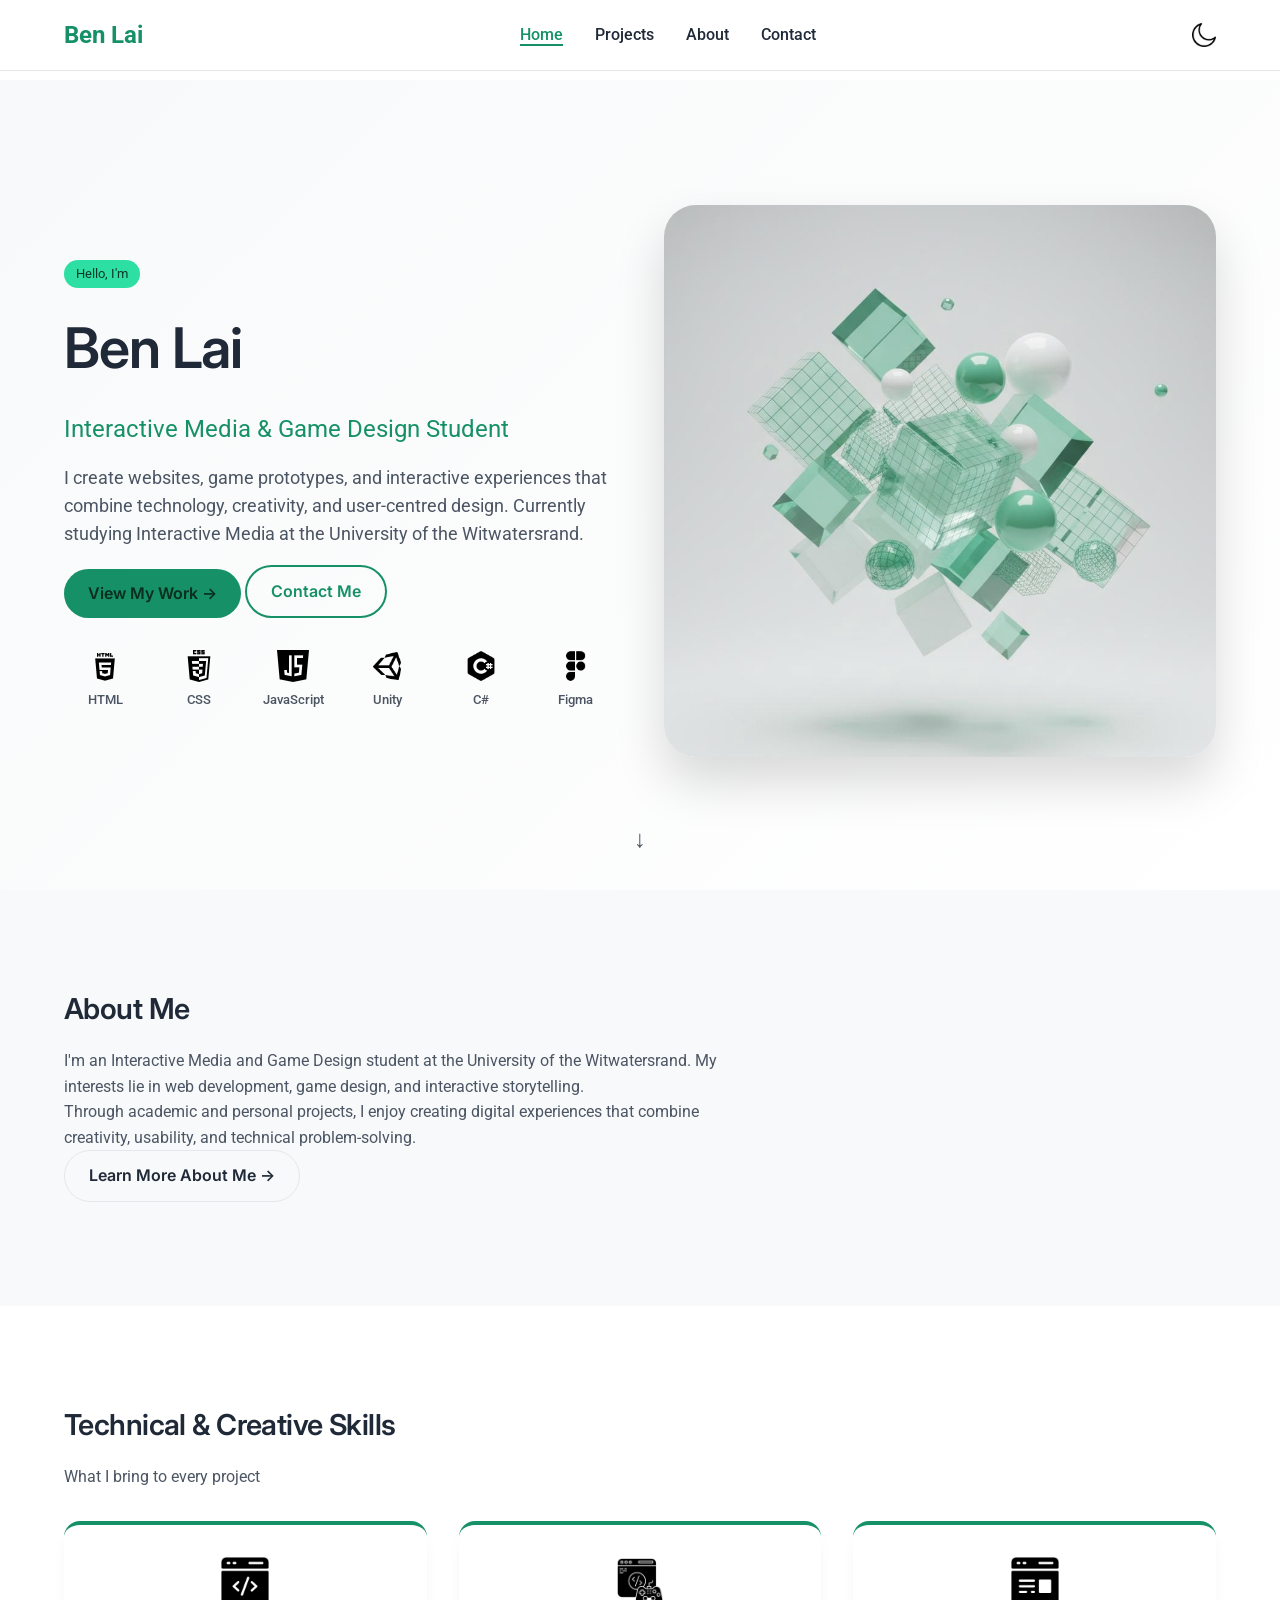
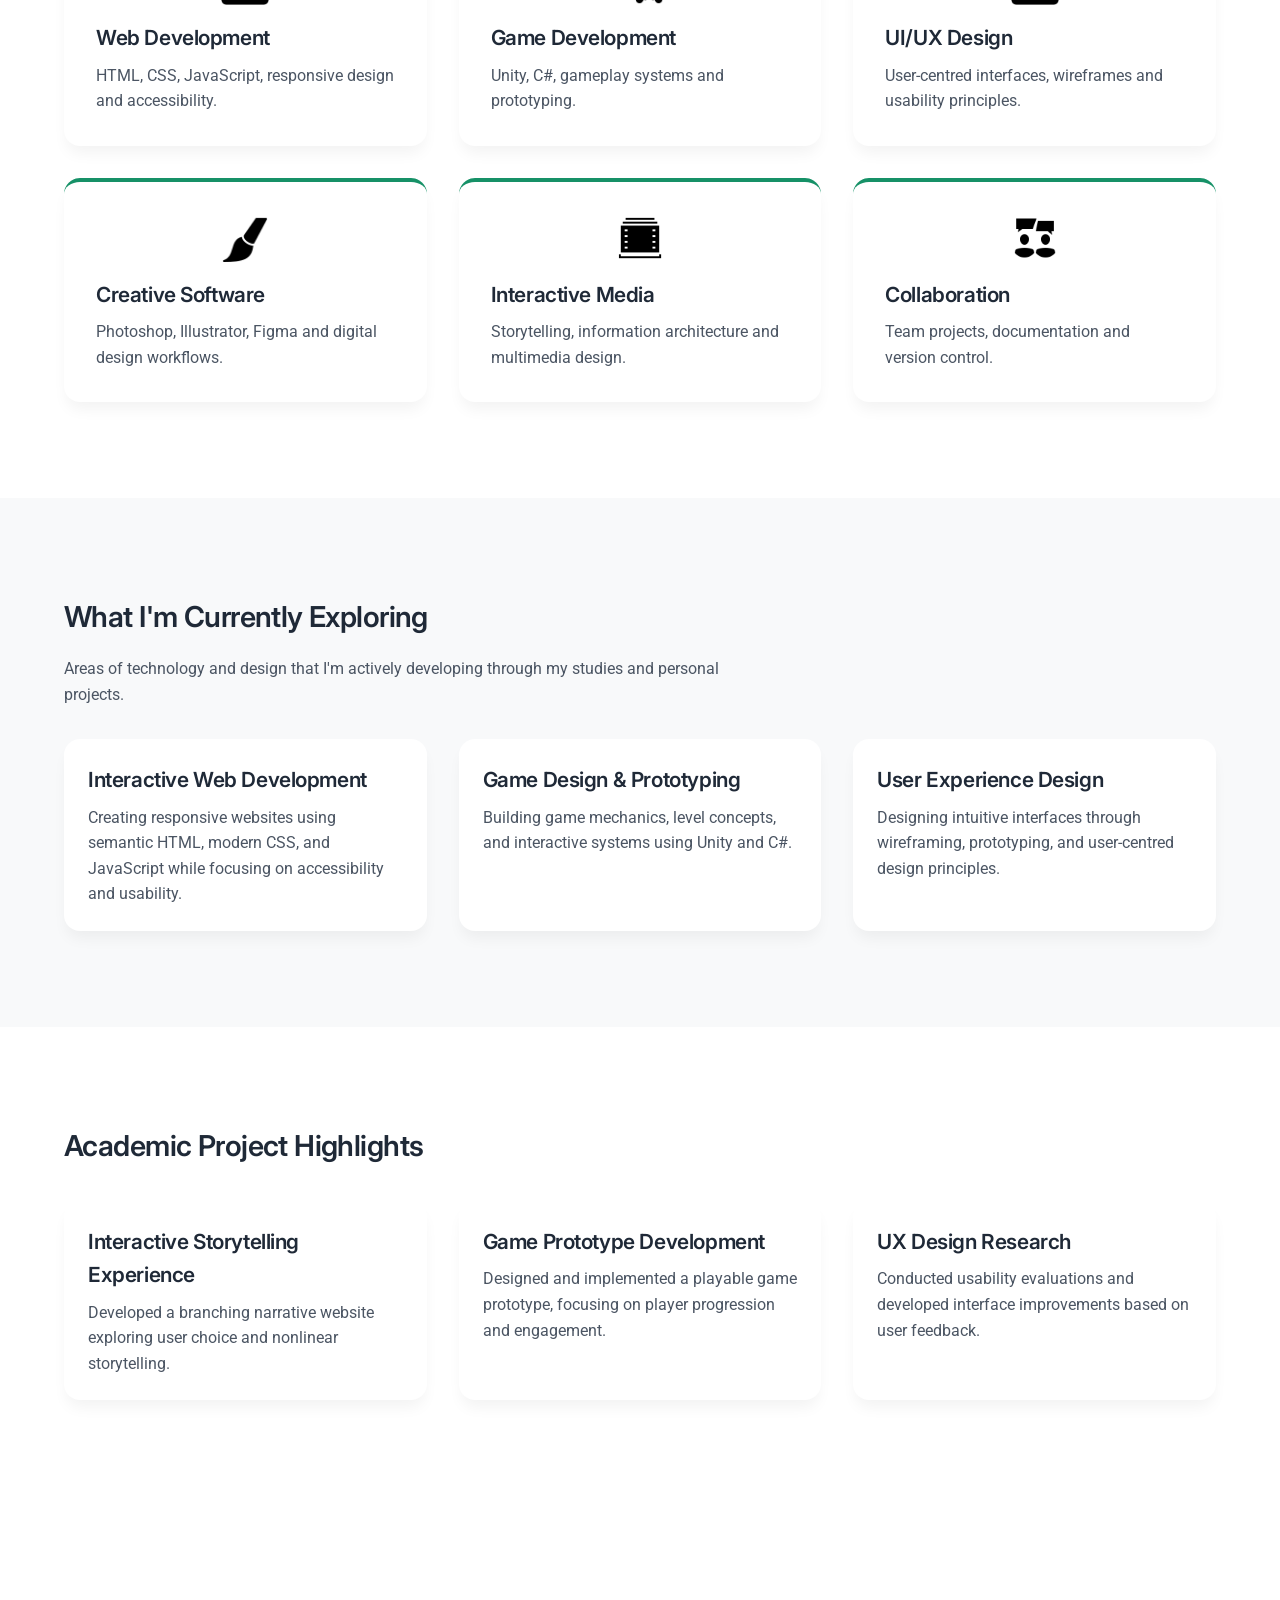
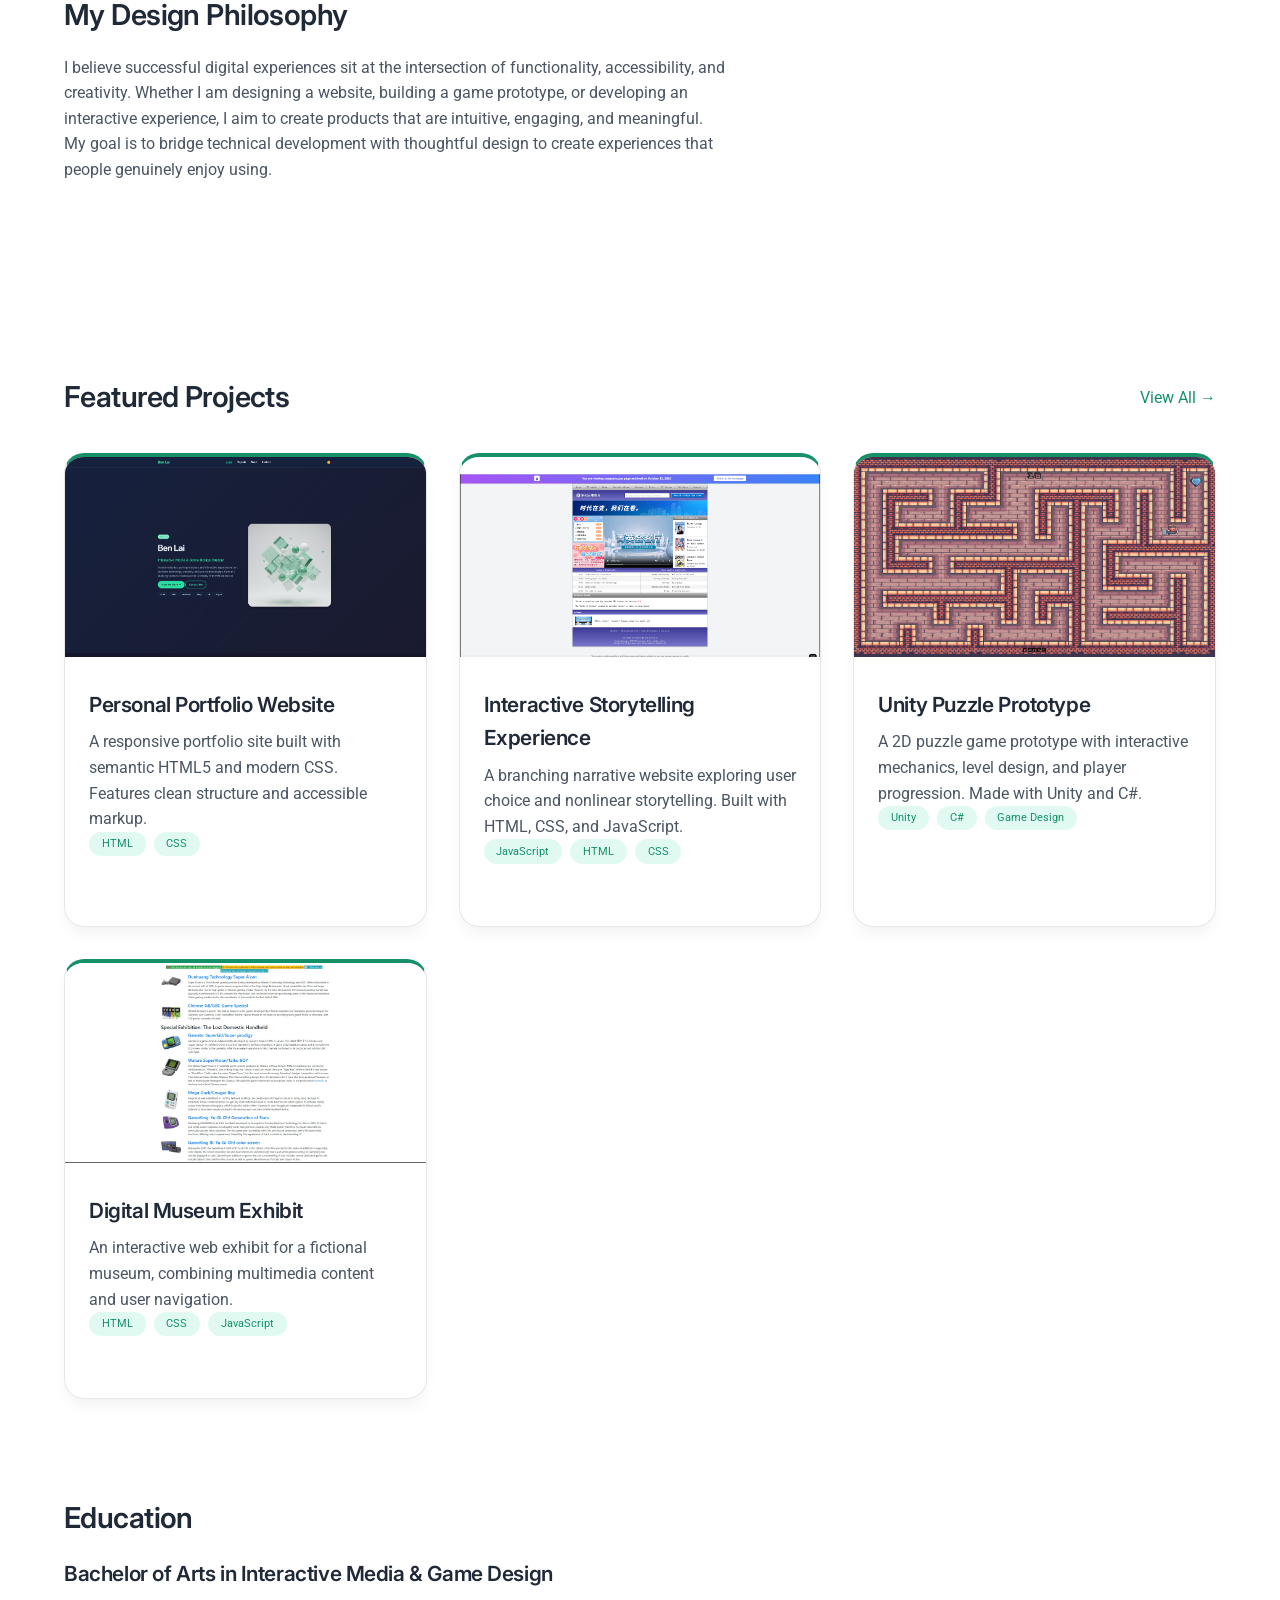
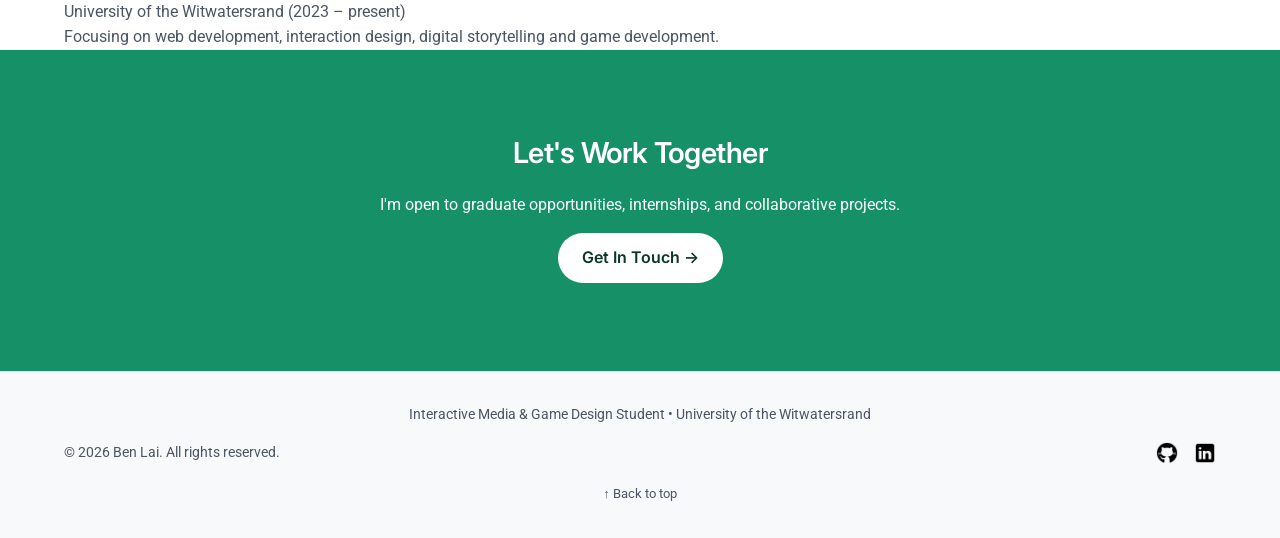
<file: index.html>
<!doctype html>
<html lang="en">
  <head>
    <meta charset="UTF-8" />
    <meta name="viewport" content="width=device-width, initial-scale=1.0" />
    <meta
      name="description"
      content="Ben Lai – Interactive Media & Game Design student at Wits. Portfolio showcasing web development, game design, and interactive projects."
    />
    <title>Ben Lai | Home</title>
    <!-- Google Fonts for a modern look -->
    <link rel="preconnect" href="https://fonts.googleapis.com" />
    <link rel="preconnect" href="https://fonts.gstatic.com" crossorigin />
    <link
      href="https://fonts.googleapis.com/css2?family=Inter:opsz,wght@14..32,300..700&family=Roboto:wght@300;400;500;700&display=swap"
      rel="stylesheet"
    />
    <link rel="stylesheet" href="css/style.css" />
  </head>
  <body>
    <!-- This empty div will be filled with the navigation bar by JavaScript -->
    <div id="nav-placeholder"></div>

    <main>
      <!-- Hero section -->
      <section class="hero">
        <div class="container">
          <div class="hero-content">
            <span class="hero-badge">Hello, I'm</span>
            <h1>Ben Lai</h1>
            <p class="hero-subtitle">Interactive Media & Game Design Student</p>
            <p class="hero-description">
              I create websites, game prototypes, and interactive experiences
              that combine technology, creativity, and user‑centred design.
              Currently studying Interactive Media at the University of the
              Witwatersrand.
            </p>
            <div class="hero-buttons">
              <a href="pages/projects.html" class="btn btn-primary"
                >View My Work →</a
              >
              <a href="pages/contact.html" class="btn btn-secondary"
                >Contact Me</a
              >
            </div>
            <div class="tech-stack">
              <div class="tech-item">
                <img
                  src="assets/icons/html-logo.png"
                  alt="HTML logo"
                  class="tech-logo"
                />
                <span>HTML</span>
              </div>
              <div class="tech-item">
                <img
                  src="assets/icons/css-logo.png"
                  alt="CSS logo"
                  class="tech-logo"
                />
                <span>CSS</span>
              </div>
              <div class="tech-item">
                <img
                  src="assets/icons/js-logo.png"
                  alt="JavaScript logo"
                  class="tech-logo"
                />
                <span>JavaScript</span>
              </div>
              <div class="tech-item">
                <img
                  src="assets/icons/unity-logo.png"
                  alt="Unity logo"
                  class="tech-logo"
                />
                <span>Unity</span>
              </div>
              <div class="tech-item">
                <img
                  src="assets/icons/csharp-logo.png"
                  alt="C# logo"
                  class="tech-logo"
                />
                <span>C#</span>
              </div>
              <div class="tech-item">
                <img
                  src="assets/icons/figma-logo.png"
                  alt="Figma logo"
                  class="tech-logo"
                />
                <span>Figma</span>
              </div>
            </div>
          </div>
          <div class="hero-image">
            <img
              src="assets/images/hero.jpg"
              alt="Abstract geometric composition representing code and creativity"
              loading="eager"
            />
          </div>
        </div>
        <div class="scroll-indicator">↓</div>
      </section>

      <!-- About preview – a short version of the About page -->
      <section class="about-preview">
        <div class="container">
          <h2>About Me</h2>
          <p>
            I'm an Interactive Media and Game Design student at the University
            of the Witwatersrand. My interests lie in web development, game
            design, and interactive storytelling.
          </p>
          <p>
            Through academic and personal projects, I enjoy creating digital
            experiences that combine creativity, usability, and technical
            problem‑solving.
          </p>
          <a href="pages/about.html" class="btn-outline"
            >Learn More About Me →</a
          >
        </div>
      </section>

      <!-- Skills section –  -->
      <section class="skills">
        <div class="container">
          <h2>Technical & Creative Skills</h2>
          <p class="section-subtitle">What I bring to every project</p>
          <div class="skills-grid">
            <!-- Each skill card uses an emoji as an icon -->
            <div class="skill-card">
              <img
                src="assets/icons/web-dev.png"
                alt="Web Development icon"
                class="skill-icon-img"
              />
              <h3>Web Development</h3>
              <p>HTML, CSS, JavaScript, responsive design and accessibility.</p>
            </div>
            <div class="skill-card">
              <img
                src="assets/icons/game-dev.png"
                alt="Game Development icon"
                class="skill-icon-img"
              />
              <h3>Game Development</h3>
              <p>Unity, C#, gameplay systems and prototyping.</p>
            </div>
            <div class="skill-card">
              <img
                src="assets/icons/ui-ux.png"
                alt="UI/UX Design icon"
                class="skill-icon-img"
              />
              <h3>UI/UX Design</h3>
              <p>
                User‑centred interfaces, wireframes and usability principles.
              </p>
            </div>
            <div class="skill-card">
              <img
                src="assets/icons/creative-software.png"
                alt="Creative Software icon"
                class="skill-icon-img"
              />
              <h3>Creative Software</h3>
              <p>Photoshop, Illustrator, Figma and digital design workflows.</p>
            </div>
            <div class="skill-card">
              <img
                src="assets/icons/interactive-media.png"
                alt="Interactive Media icon"
                class="skill-icon-img"
              />
              <h3>Interactive Media</h3>
              <p>
                Storytelling, information architecture and multimedia design.
              </p>
            </div>
            <div class="skill-card">
              <img
                src="assets/icons/collaboration.png"
                alt="Collaboration icon"
                class="skill-icon-img"
              />
              <h3>Collaboration</h3>
              <p>Team projects, documentation and version control.</p>
            </div>
          </div>
        </div>
      </section>

      <!-- Current focus  -->
      <section class="current-focus">
        <div class="container">
          <h2>What I'm Currently Exploring</h2>
          <p class="section-subtitle">
            Areas of technology and design that I'm actively developing through
            my studies and personal projects.
          </p>
          <div class="focus-grid">
            <article>
              <h3>Interactive Web Development</h3>
              <p>
                Creating responsive websites using semantic HTML, modern CSS,
                and JavaScript while focusing on accessibility and usability.
              </p>
            </article>
            <article>
              <h3>Game Design & Prototyping</h3>
              <p>
                Building game mechanics, level concepts, and interactive systems
                using Unity and C#.
              </p>
            </article>
            <article>
              <h3>User Experience Design</h3>
              <p>
                Designing intuitive interfaces through wireframing, prototyping,
                and user‑centred design principles.
              </p>
            </article>
          </div>
        </div>
      </section>

      <!-- Academic projects –  -->
      <section class="academic-projects">
        <div class="container">
          <h2>Academic Project Highlights</h2>
          <div class="project-highlights">
            <article>
              <h3>Interactive Storytelling Experience</h3>
              <p>
                Developed a branching narrative website exploring user choice
                and nonlinear storytelling.
              </p>
            </article>
            <article>
              <h3>Game Prototype Development</h3>
              <p>
                Designed and implemented a playable game prototype, focusing on
                player progression and engagement.
              </p>
            </article>
            <article>
              <h3>UX Design Research</h3>
              <p>
                Conducted usability evaluations and developed interface
                improvements based on user feedback.
              </p>
            </article>
          </div>
        </div>
      </section>

      <!-- My design philosophy  -->
      <section class="philosophy">
        <div class="container">
          <h2>My Design Philosophy</h2>
          <p>
            I believe successful digital experiences sit at the intersection of
            functionality, accessibility, and creativity. Whether I am designing
            a website, building a game prototype, or developing an interactive
            experience, I aim to create products that are intuitive, engaging,
            and meaningful.
          </p>
          <p>
            My goal is to bridge technical development with thoughtful design to
            create experiences that people genuinely enjoy using.
          </p>
        </div>
      </section>

      <!-- Featured projects  (filled by JavaScript) -->
      <section class="featured">
        <div class="container">
          <div class="section-header">
            <h2>Featured Projects</h2>
            <a href="pages/projects.html" class="view-all">View All →</a>
          </div>
          <!-- This empty div will be filled with project cards by JavaScript -->
          <div class="project-grid" id="featured-grid"></div>
          <div class="mobile-view-all">
            <a href="pages/projects.html" class="btn-outline">All Projects →</a>
          </div>
        </div>
      </section>

      <!-- Education snapshot -->
      <section class="education-preview">
        <div class="container">
          <h2>Education</h2>
          <article>
            <h3>Bachelor of Arts in Interactive Media & Game Design</h3>
            <p>University of the Witwatersrand (2023 – present)</p>
            <p>
              Focusing on web development, interaction design, digital
              storytelling and game development.
            </p>
          </article>
        </div>
      </section>

      <!-- Call to action  -->
      <section class="cta">
        <div class="container">
          <h2>Let's Work Together</h2>
          <p>
            I'm open to graduate opportunities, internships, and collaborative
            projects.
          </p>
          <a href="pages/contact.html" class="btn btn-light">Get In Touch →</a>
        </div>
      </section>
    </main>

    <!-- Footer with copyright and social links -->
    <footer>
      <div class="container">
        <div class="footer-info">
          Interactive Media & Game Design Student • University of the
          Witwatersrand
        </div>

        <div class="footer-row">
          <div class="footer-copyright">
            © 2026 Ben Lai. All rights reserved.
          </div>
          <div class="footer-social">
            <a
              href="https://github.com/Skyxiao68"
              target="_blank"
              rel="noopener noreferrer"
              aria-label="GitHub"
            >
              <img
                src="assets/icons/github-icon.png"
                alt="GitHub"
                class="social-icon-img"
              />
            </a>
            <a
              href="https://www.linkedin.com/in/ben-lai-390309206/"
              target="_blank"
              rel="noopener noreferrer"
              aria-label="LinkedIn"
            >
              <img
                src="assets/icons/linkedin-icon.png"
                alt="LinkedIn"
                class="social-icon-img"
              />
            </a>
          </div>
        </div>

        <div class="footer-back">
          <a href="#" class="back-to-top">↑ Back to top</a>
        </div>
      </div>
    </footer>

    <!-- Link to my JavaScript file  -->
    <script src="js/script.js"></script>
  </body>
</html>
</file>
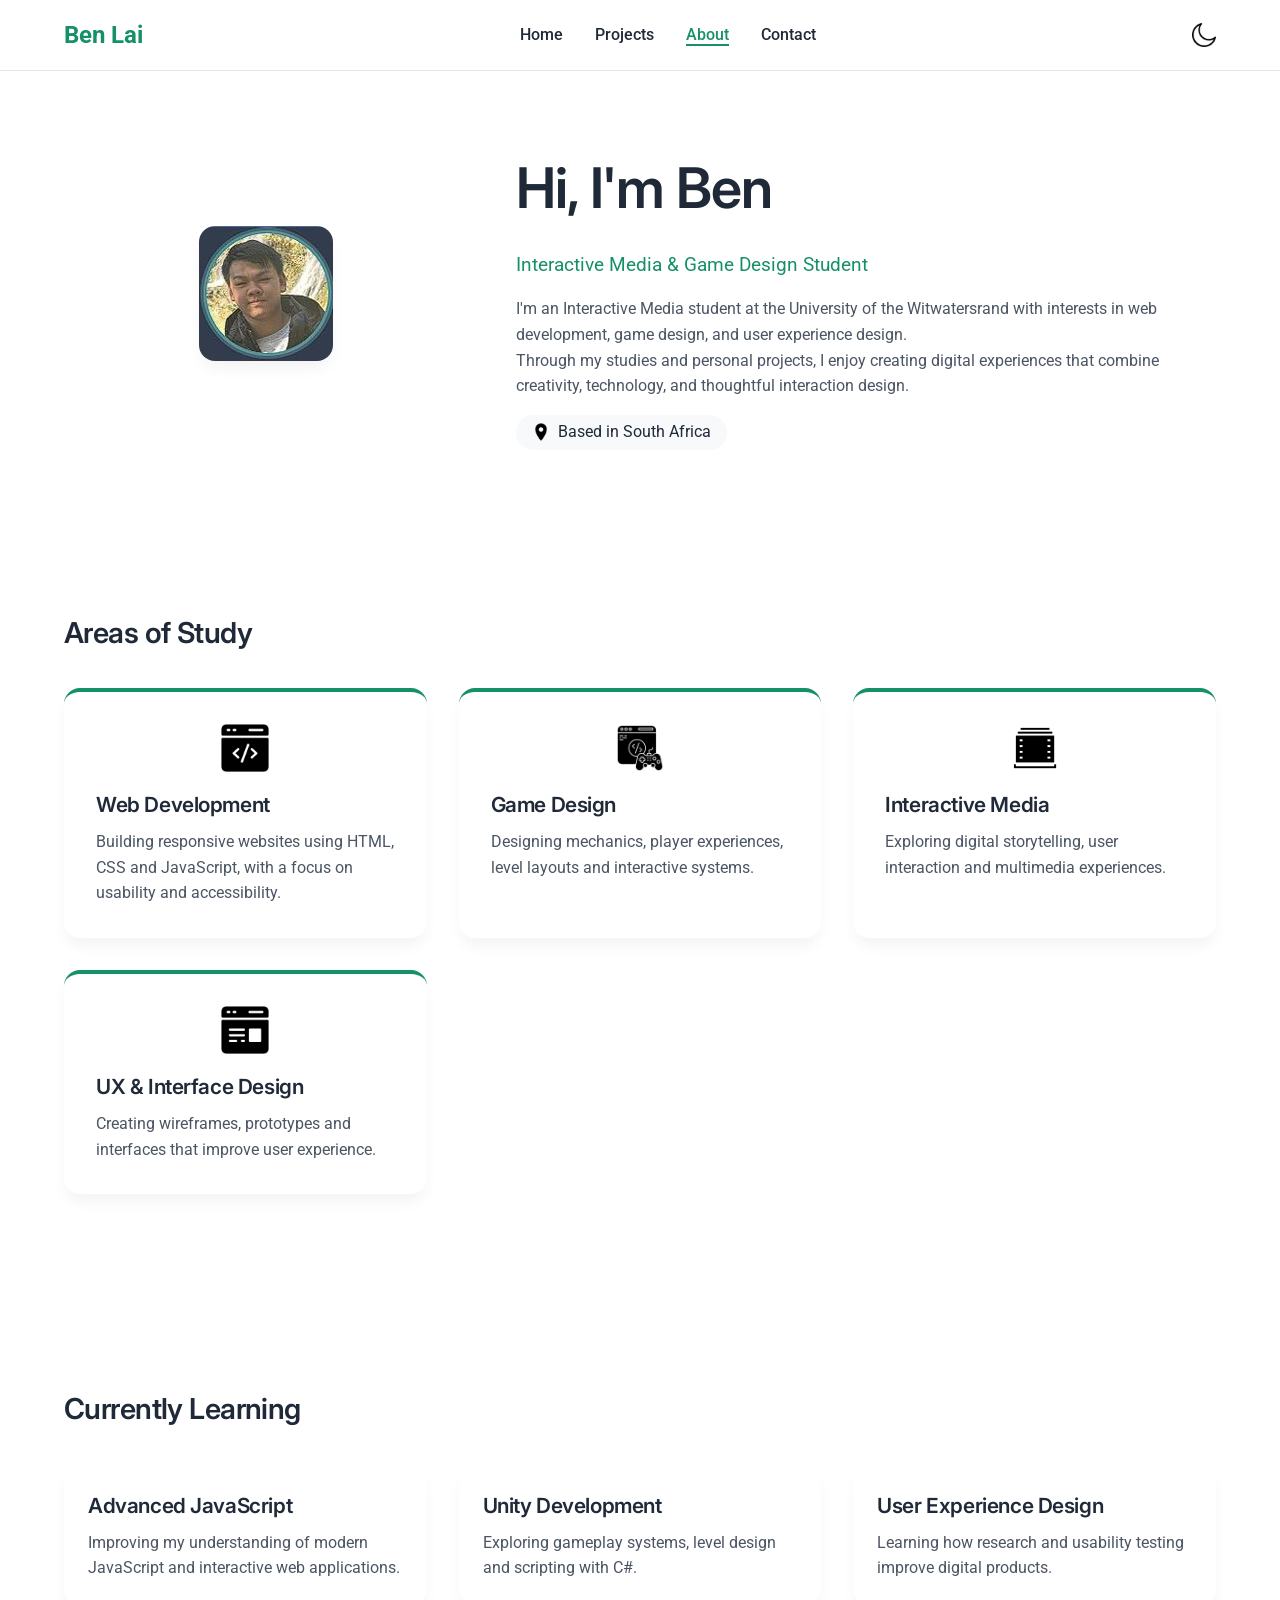
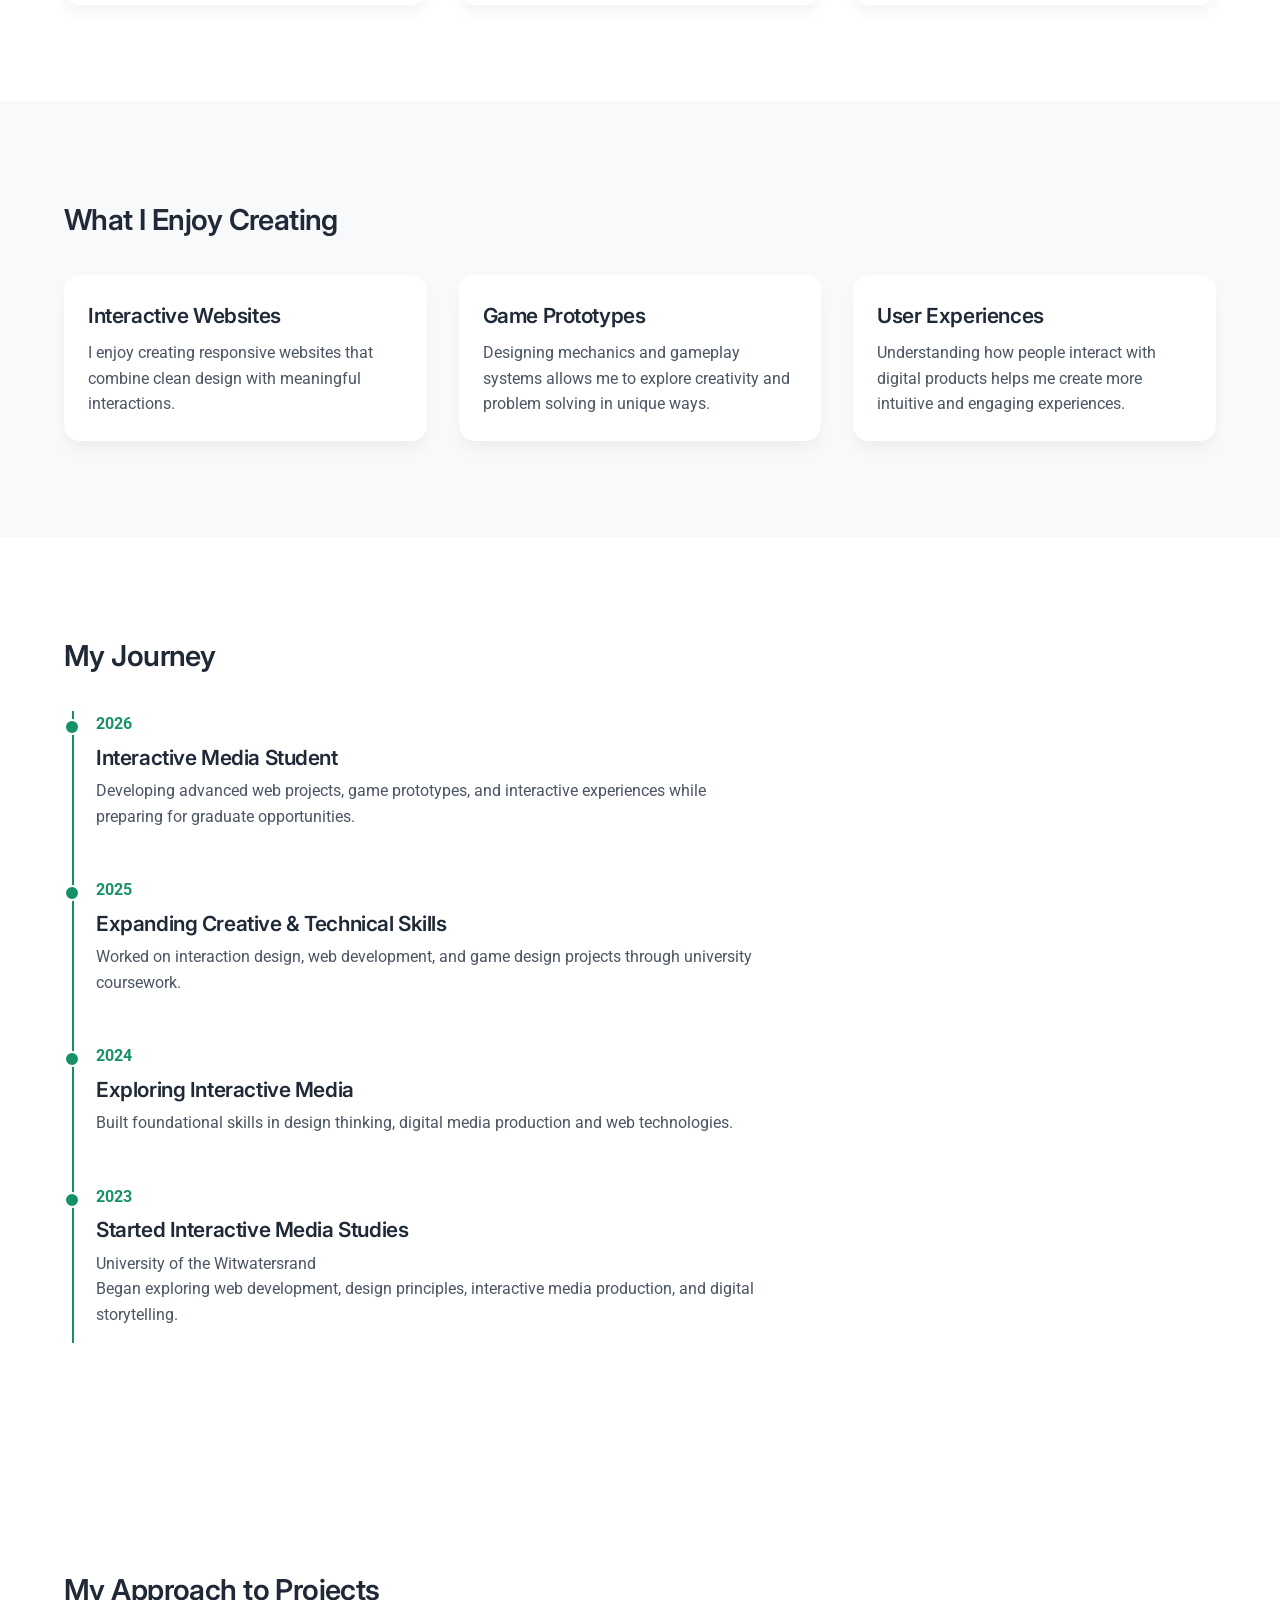
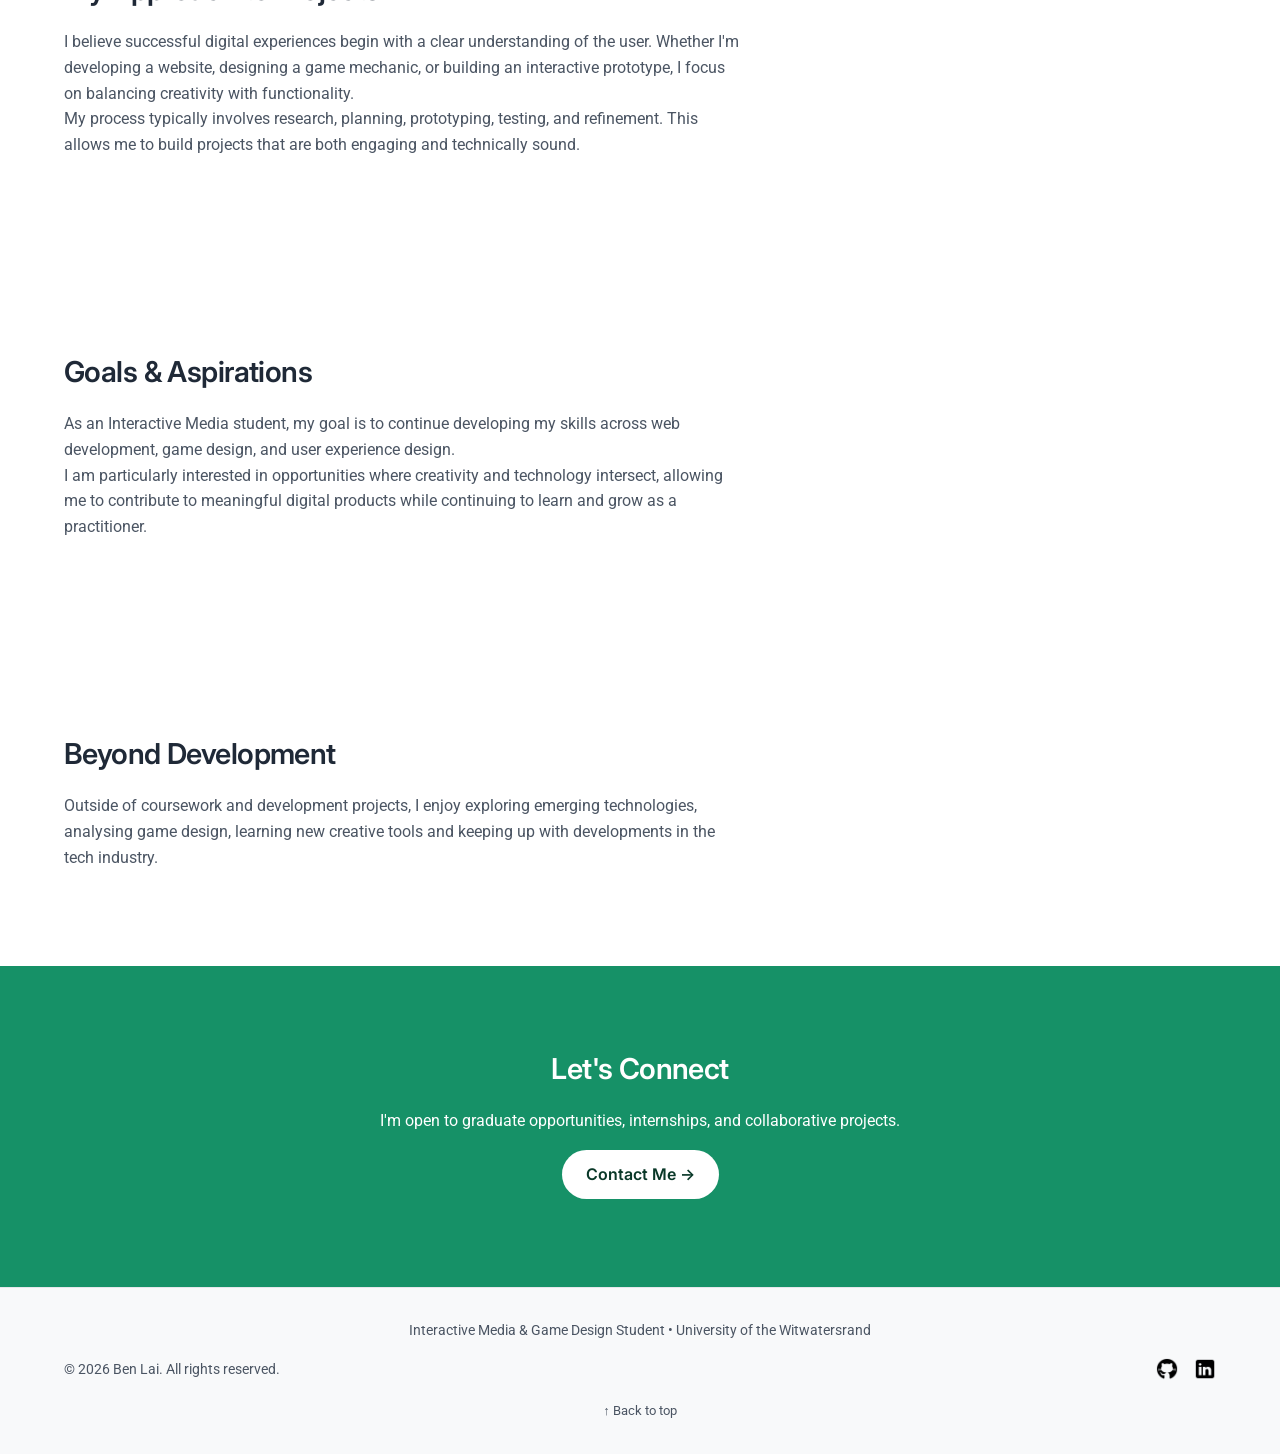
<file: pages/about.html>
<!doctype html>
<html lang="en">
  <head>
    <meta charset="UTF-8" />
    <meta name="viewport" content="width=device-width, initial-scale=1.0" />
    <meta
      name="description"
      content="Ben Lai – Interactive Media & Game Design student at Wits. Learn about my background, creative interests, approach, and goals."
    />
    <title>Ben Lai | About</title>
    <link
      href="https://fonts.googleapis.com/css2?family=Inter:opsz,wght@14..32,300..700&family=Roboto:wght@300;400;500;700&display=swap"
      rel="stylesheet"
    />
    <link rel="stylesheet" href="../css/style.css" />
  </head>
  <body>
    <!-- This empty div will be filled with the navigation bar by JavaScript -->
    <div id="nav-placeholder"></div>

    <main>
      <!-- ABOUT HERO  -->
      <section class="about-hero">
        <div class="container">
          <div class="about-grid">
            <div class="about-image">
              <img
                src="../assets/images/profile.jpg"
                alt="Ben Lai portrait"
                loading="eager"
              />
            </div>
            <div class="about-text">
              <h1>Hi, I'm Ben</h1>
              <p class="about-tagline">
                Interactive Media & Game Design Student
              </p>
              <p>
                I'm an Interactive Media student at the University of the
                Witwatersrand with interests in web development, game design,
                and user experience design.
              </p>
              <p>
                Through my studies and personal projects, I enjoy creating
                digital experiences that combine creativity, technology, and
                thoughtful interaction design.
              </p>
              <div class="location">
                <img
                  src="../assets/icons/location-icon.png"
                  alt="Location icon"
                  class="location-icon"
                />
                <span>Based in South Africa</span>
              </div>
            </div>
          </div>
        </div>
      </section>

      <!-- AREAS OF STUDY -->
      <section class="skills-detail">
        <div class="container">
          <h2>Areas of Study</h2>
          <div class="skills-grid">
            <article class="skill-card">
              <img
                src="../assets/icons/web-dev.png"
                alt="Web Development icon"
                class="skill-icon-img"
              />
              <h3>Web Development</h3>
              <p>
                Building responsive websites using HTML, CSS and JavaScript,
                with a focus on usability and accessibility.
              </p>
            </article>
            <article class="skill-card">
              <img
                src="../assets/icons/game-dev.png"
                alt="Game Design icon"
                class="skill-icon-img"
              />
              <h3>Game Design</h3>
              <p>
                Designing mechanics, player experiences, level layouts and
                interactive systems.
              </p>
            </article>
            <article class="skill-card">
              <img
                src="../assets/icons/interactive-media.png"
                alt="Interactive Media icon"
                class="skill-icon-img"
              />
              <h3>Interactive Media</h3>
              <p>
                Exploring digital storytelling, user interaction and multimedia
                experiences.
              </p>
            </article>
            <article class="skill-card">
              <img
                src="../assets/icons/ui-ux.png"
                alt="UX & Interface Design icon"
                class="skill-icon-img"
              />
              <h3>UX & Interface Design</h3>
              <p>
                Creating wireframes, prototypes and interfaces that improve user
                experience.
              </p>
            </article>
          </div>
        </div>
      </section>

      <!-- CURRENTLY LEARNING  -->
      <section class="currently-learning">
        <div class="container">
          <h2>Currently Learning</h2>
          <div class="interests-grid">
            <article>
              <h3>Advanced JavaScript</h3>
              <p>
                Improving my understanding of modern JavaScript and interactive
                web applications.
              </p>
            </article>
            <article>
              <h3>Unity Development</h3>
              <p>
                Exploring gameplay systems, level design and scripting with C#.
              </p>
            </article>
            <article>
              <h3>User Experience Design</h3>
              <p>
                Learning how research and usability testing improve digital
                products.
              </p>
            </article>
          </div>
        </div>
      </section>

      <!-- WHAT I ENJOY CREATING  -->
      <section class="creative-interests">
        <div class="container">
          <h2>What I Enjoy Creating</h2>
          <div class="interests-grid">
            <article>
              <h3>Interactive Websites</h3>
              <p>
                I enjoy creating responsive websites that combine clean design
                with meaningful interactions.
              </p>
            </article>
            <article>
              <h3>Game Prototypes</h3>
              <p>
                Designing mechanics and gameplay systems allows me to explore
                creativity and problem solving in unique ways.
              </p>
            </article>
            <article>
              <h3>User Experiences</h3>
              <p>
                Understanding how people interact with digital products helps me
                create more intuitive and engaging experiences.
              </p>
            </article>
          </div>
        </div>
      </section>

      <!-- MY JOURNEY  -->
      <section class="timeline">
        <div class="container">
          <h2>My Journey</h2>
          <div class="timeline-vertical">
            <div class="timeline-item">
              <span class="timeline-year">2026</span>
              <h3>Interactive Media Student</h3>
              <p>
                Developing advanced web projects, game prototypes, and
                interactive experiences while preparing for graduate
                opportunities.
              </p>
            </div>
            <div class="timeline-item">
              <span class="timeline-year">2025</span>
              <h3>Expanding Creative & Technical Skills</h3>
              <p>
                Worked on interaction design, web development, and game design
                projects through university coursework.
              </p>
            </div>
            <div class="timeline-item">
              <span class="timeline-year">2024</span>
              <h3>Exploring Interactive Media</h3>
              <p>
                Built foundational skills in design thinking, digital media
                production and web technologies.
              </p>
            </div>
            <div class="timeline-item">
              <span class="timeline-year">2023</span>
              <h3>Started Interactive Media Studies</h3>
              <p class="timeline-institution">
                University of the Witwatersrand
              </p>
              <p>
                Began exploring web development, design principles, interactive
                media production, and digital storytelling.
              </p>
            </div>
          </div>
        </div>
      </section>

      <!-- MY APPROACH  -->
      <section class="approach">
        <div class="container">
          <h2>My Approach to Projects</h2>
          <p>
            I believe successful digital experiences begin with a clear
            understanding of the user. Whether I'm developing a website,
            designing a game mechanic, or building an interactive prototype, I
            focus on balancing creativity with functionality.
          </p>
          <p>
            My process typically involves research, planning, prototyping,
            testing, and refinement. This allows me to build projects that are
            both engaging and technically sound.
          </p>
        </div>
      </section>

      <!-- GOALS & ASPIRATIONS  -->
      <section class="career-goals">
        <div class="container">
          <h2>Goals & Aspirations</h2>
          <p>
            As an Interactive Media student, my goal is to continue developing
            my skills across web development, game design, and user experience
            design.
          </p>
          <p>
            I am particularly interested in opportunities where creativity and
            technology intersect, allowing me to contribute to meaningful
            digital products while continuing to learn and grow as a
            practitioner.
          </p>
        </div>
      </section>

      <!-- BEYOND DEVELOPMENT  -->
      <section class="beyond-code">
        <div class="container">
          <h2>Beyond Development</h2>
          <p>
            Outside of coursework and development projects, I enjoy exploring
            emerging technologies, analysing game design, learning new creative
            tools and keeping up with developments in the tech industry.
          </p>
        </div>
      </section>

      <!-- CALL TO ACTION  -->
      <section class="about-cta">
        <div class="container">
          <h2>Let's Connect</h2>
          <p>
            I'm open to graduate opportunities, internships, and collaborative
            projects.
          </p>
          <a href="contact.html" class="btn btn-primary">Contact Me →</a>
        </div>
      </section>
    </main>

    <!-- FOOTER  -->
    <footer>
      <div class="container">
        <div class="footer-info">
          Interactive Media & Game Design Student • University of the
          Witwatersrand
        </div>

        <div class="footer-row">
          <div class="footer-copyright">
            © 2026 Ben Lai. All rights reserved.
          </div>
          <div class="footer-social">
            <a
              href="https://github.com/Skyxiao68"
              target="_blank"
              rel="noopener noreferrer"
              aria-label="GitHub"
            >
              <img
                src="../assets/icons/github-icon.png"
                alt="GitHub"
                class="social-icon-img"
              />
            </a>
            <a
              href="https://www.linkedin.com/in/ben-lai-390309206/"
              target="_blank"
              rel="noopener noreferrer"
              aria-label="LinkedIn"
            >
              <img
                src="../assets/icons/linkedin-icon.png"
                alt="LinkedIn"
                class="social-icon-img"
              />
            </a>
          </div>
        </div>

        <div class="footer-back">
          <a href="#" class="back-to-top">↑ Back to top</a>
        </div>
      </div>
    </footer>

    <script src="../js/script.js"></script>
  </body>
</html>
</file>
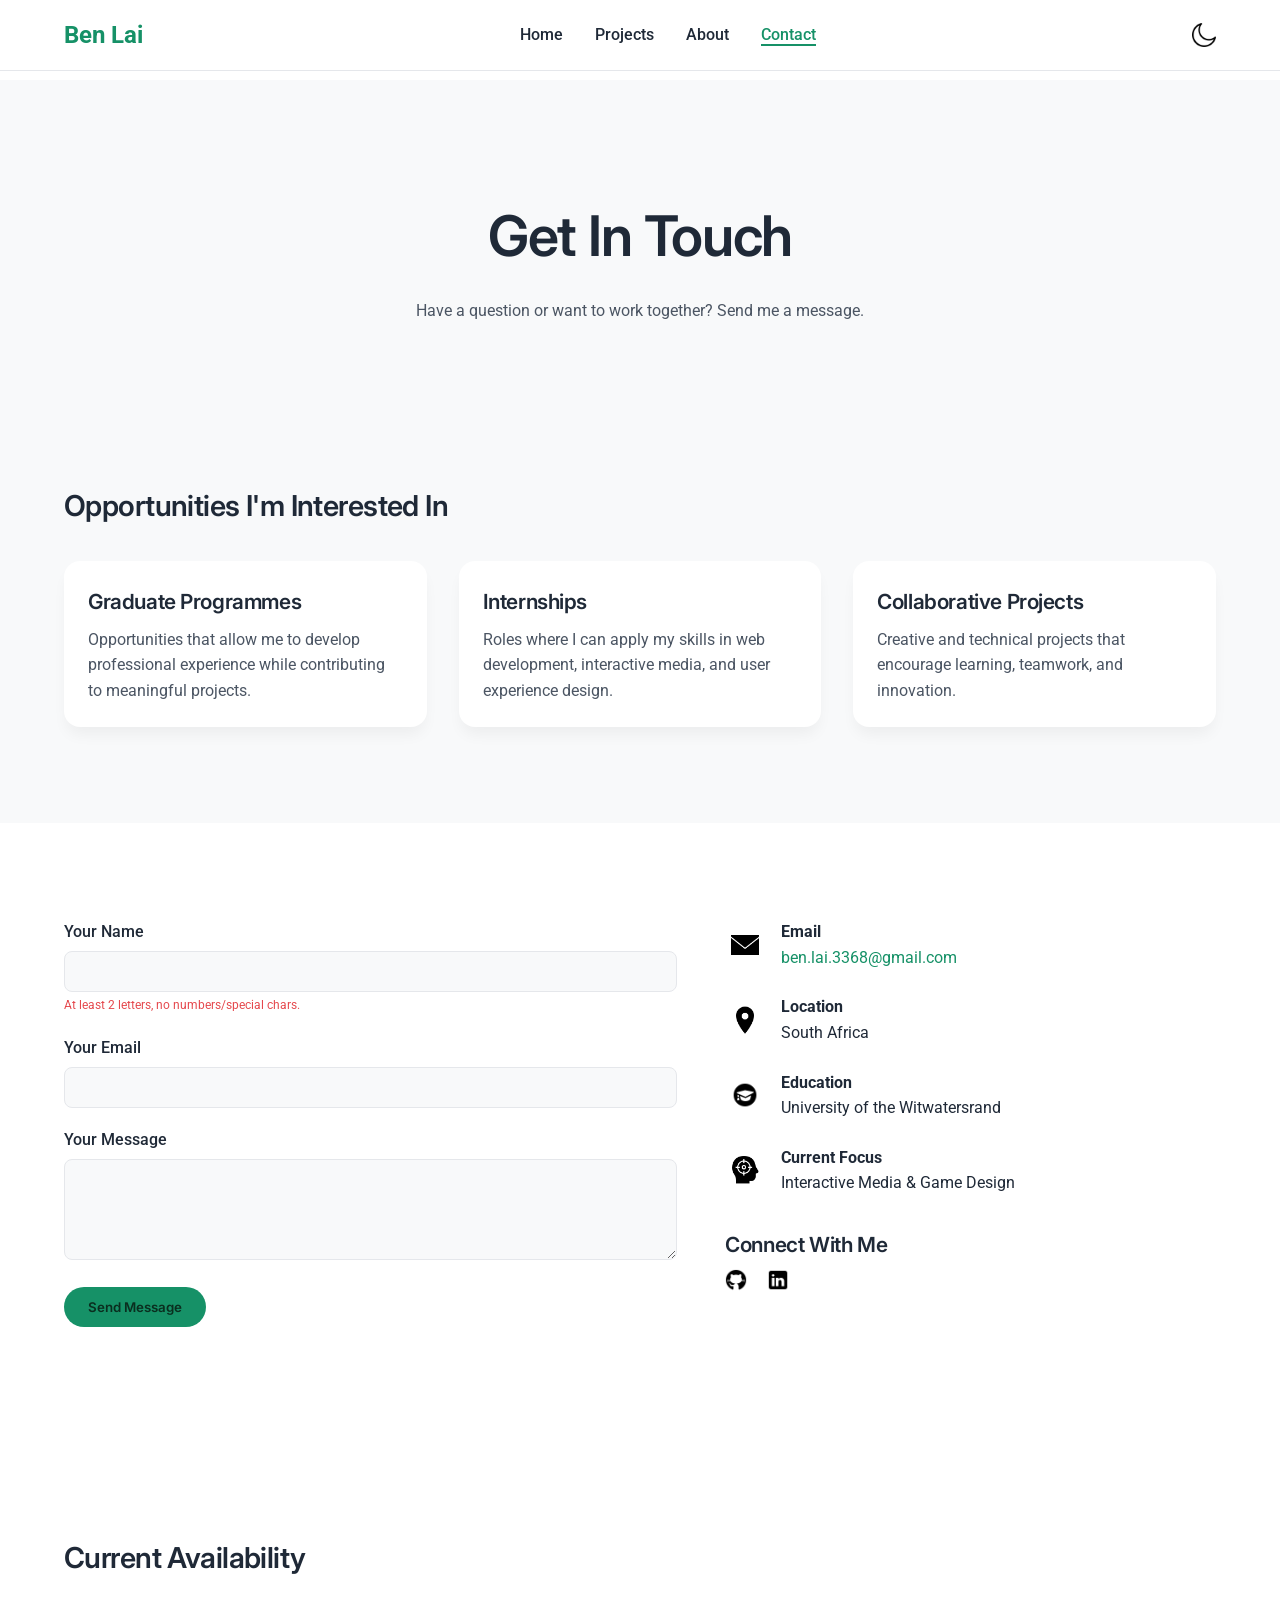
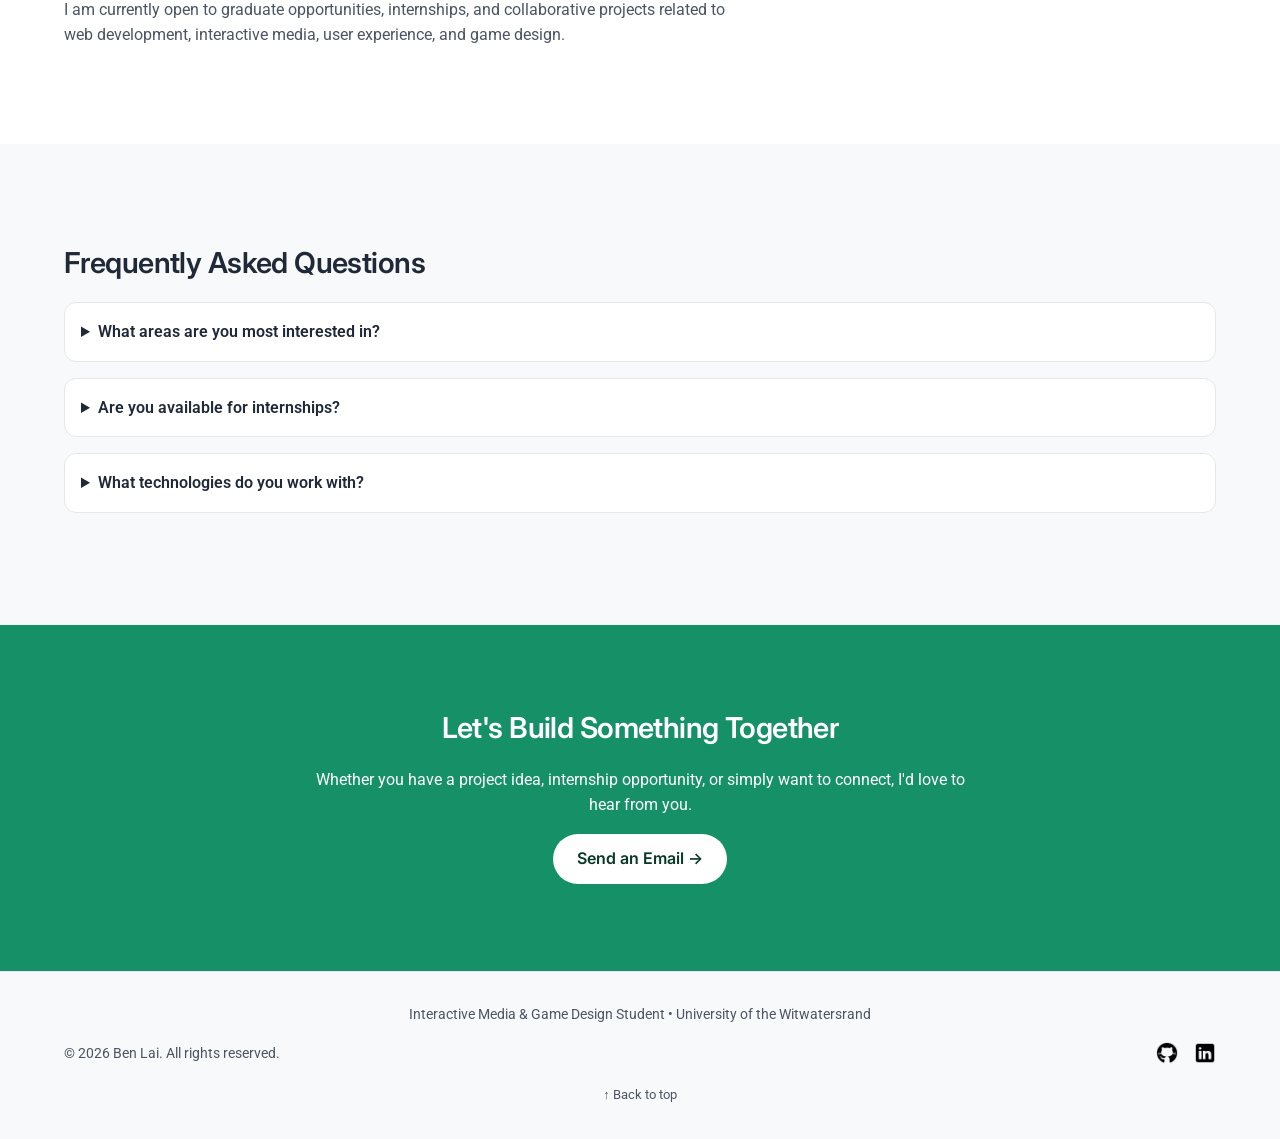
<file: pages/contact.html>
<!doctype html>
<html lang="en">
  <head>
    <meta charset="UTF-8" />
    <meta name="viewport" content="width=device-width, initial-scale=1.0" />
    <meta
      name="description"
      content="Get in touch with Ben Lai – Interactive Media student at Wits. Available for internships, graduate opportunities, and collaborations."
    />
    <title>Ben Lai | Contact</title>
    <link
      href="https://fonts.googleapis.com/css2?family=Inter:opsz,wght@14..32,300..700&family=Roboto:wght@300;400;500;700&display=swap"
      rel="stylesheet"
    />
    <link rel="stylesheet" href="../css/style.css" />
  </head>
  <body>
    <!-- This empty div will be filled with the navigation bar by JavaScript -->
    <div id="nav-placeholder"></div>

    <main>
      <!-- PAGE HEADER  -->
      <section class="page-header">
        <div class="container">
          <h1>Get In Touch</h1>
          <p>Have a question or want to work together? Send me a message.</p>
        </div>
      </section>

      <!-- OPPORTUNITIES  -->
      <section class="contact-intro">
        <div class="container">
          <h2>Opportunities I'm Interested In</h2>
          <div class="interest-grid">
            <article>
              <h3>Graduate Programmes</h3>
              <p>
                Opportunities that allow me to develop professional experience
                while contributing to meaningful projects.
              </p>
            </article>
            <article>
              <h3>Internships</h3>
              <p>
                Roles where I can apply my skills in web development,
                interactive media, and user experience design.
              </p>
            </article>
            <article>
              <h3>Collaborative Projects</h3>
              <p>
                Creative and technical projects that encourage learning,
                teamwork, and innovation.
              </p>
            </article>
          </div>
        </div>
      </section>

      <!-- CONTACT FORM & INFO – two columns on desktop, one column on mobile -->
      <section class="contact-section">
        <div class="container contact-grid">
          <!-- LEFT SIDE: contact form with JavaScript validation -->
          <div class="contact-form">
            <form id="contactForm" novalidate>
              <div class="form-group">
                <label for="name">Your Name</label>
                <input type="text" id="name" name="name" required />
                <!-- error messages will appear here from script.js -->
                <div class="error-message" id="nameError"></div>
              </div>
              <div class="form-group">
                <label for="email">Your Email</label>
                <input type="email" id="email" name="email" required />
                <div class="error-message" id="emailError"></div>
              </div>
              <div class="form-group">
                <label for="message">Your Message</label>
                <textarea
                  id="message"
                  name="message"
                  rows="5"
                  required
                ></textarea>
                <div class="error-message" id="messageError"></div>
              </div>
              <!-- Submit button starts disabled  -->
              <button
                type="submit"
                id="submitBtn"
                class="btn btn-primary"
                disabled
              >
                Send Message
              </button>
              <div id="formFeedback" class="form-feedback"></div>
            </form>
          </div>

          <!-- RIGHT SIDE: contact information and social links -->
          <div class="contact-info">
            <div class="info-item">
              <div class="info-icon">
                <img
                  src="../assets/icons/email-icon.png"
                  alt="Email icon"
                  class="contact-icon"
                />
              </div>
              <div>
                <strong>Email</strong><br />
                <a href="mailto:ben.lai.3368@gmail.com"
                  >ben.lai.3368@gmail.com</a
                >
              </div>
            </div>

            <div class="info-item">
              <div class="info-icon">
                <img
                  src="../assets/icons/location-icon.png"
                  alt="Location icon"
                  class="contact-icon"
                />
              </div>
              <div><strong>Location</strong><br />South Africa</div>
            </div>

            <div class="info-item">
              <div class="info-icon">
                <img
                  src="../assets/icons/education-icon.png"
                  alt="Education icon"
                  class="contact-icon"
                />
              </div>
              <div>
                <strong>Education</strong><br />University of the Witwatersrand
              </div>
            </div>

            <div class="info-item">
              <div class="info-icon">
                <img
                  src="../assets/icons/focus-icon.png"
                  alt="Focus icon"
                  class="contact-icon"
                />
              </div>
              <div>
                <strong>Current Focus</strong><br />Interactive Media & Game
                Design
              </div>
            </div>
            <div class="social-links">
              <h3>Connect With Me</h3>
              <a
                href="https://github.com/Skyxiao68"
                target="_blank"
                rel="noopener noreferrer"
                aria-label="GitHub"
              >
                <img
                  src="../assets/icons/github-icon.png"
                  alt="GitHub"
                  class="social-icon-img"
                />
              </a>
              <a
                href="https://www.linkedin.com/in/ben-lai-390309206/"
                target="_blank"
                rel="noopener noreferrer"
                aria-label="LinkedIn"
              >
                <img
                  src="../assets/icons/linkedin-icon.png"
                  alt="LinkedIn"
                  class="social-icon-img"
                />
              </a>
            </div>
          </div>
        </div>
      </section>

      <!-- AVAILABILITY  -->
      <section class="availability">
        <div class="container">
          <h2>Current Availability</h2>
          <p>
            I am currently open to graduate opportunities, internships, and
            collaborative projects related to web development, interactive
            media, user experience, and game design.
          </p>
        </div>
      </section>

      <!-- FAQ –  -->
      <section class="faq">
        <div class="container">
          <h2>Frequently Asked Questions</h2>
          <details>
            <summary>What areas are you most interested in?</summary>
            <p>
              Web development, interactive media, user experience design, and
              game development.
            </p>
          </details>
          <details>
            <summary>Are you available for internships?</summary>
            <p>
              Yes. I am interested in internship and graduate opportunities
              where I can continue learning and developing my skills.
            </p>
          </details>
          <details>
            <summary>What technologies do you work with?</summary>
            <p>
              HTML, CSS, JavaScript, Unity, C#, Figma, and various interactive
              media tools.
            </p>
          </details>
        </div>
      </section>

      <!-- FINAL CALL TO ACTION  -->
      <section class="contact-cta">
        <div class="container">
          <h2>Let's Build Something Together</h2>
          <p>
            Whether you have a project idea, internship opportunity, or simply
            want to connect, I'd love to hear from you.
          </p>
          <a href="mailto:ben.lai.3368@gmail.com" class="btn btn-primary"
            >Send an Email →</a
          >
        </div>
      </section>
    </main>

    <!-- FOOTER  -->
    <footer>
      <div class="container">
        <div class="footer-info">
          Interactive Media & Game Design Student • University of the
          Witwatersrand
        </div>

        <div class="footer-row">
          <div class="footer-copyright">
            © 2026 Ben Lai. All rights reserved.
          </div>
          <div class="footer-social">
            <a
              href="https://github.com/Skyxiao68"
              target="_blank"
              rel="noopener noreferrer"
              aria-label="GitHub"
            >
              <img
                src="../assets/icons/github-icon.png"
                alt="GitHub"
                class="social-icon-img"
              />
            </a>
            <a
              href="https://www.linkedin.com/in/ben-lai-390309206/"
              target="_blank"
              rel="noopener noreferrer"
              aria-label="LinkedIn"
            >
              <img
                src="../assets/icons/linkedin-icon.png"
                alt="LinkedIn"
                class="social-icon-img"
              />
            </a>
          </div>
        </div>

        <div class="footer-back">
          <a href="#" class="back-to-top">↑ Back to top</a>
        </div>
      </div>
    </footer>

    <script src="../js/script.js"></script>
  </body>
</html>
</file>
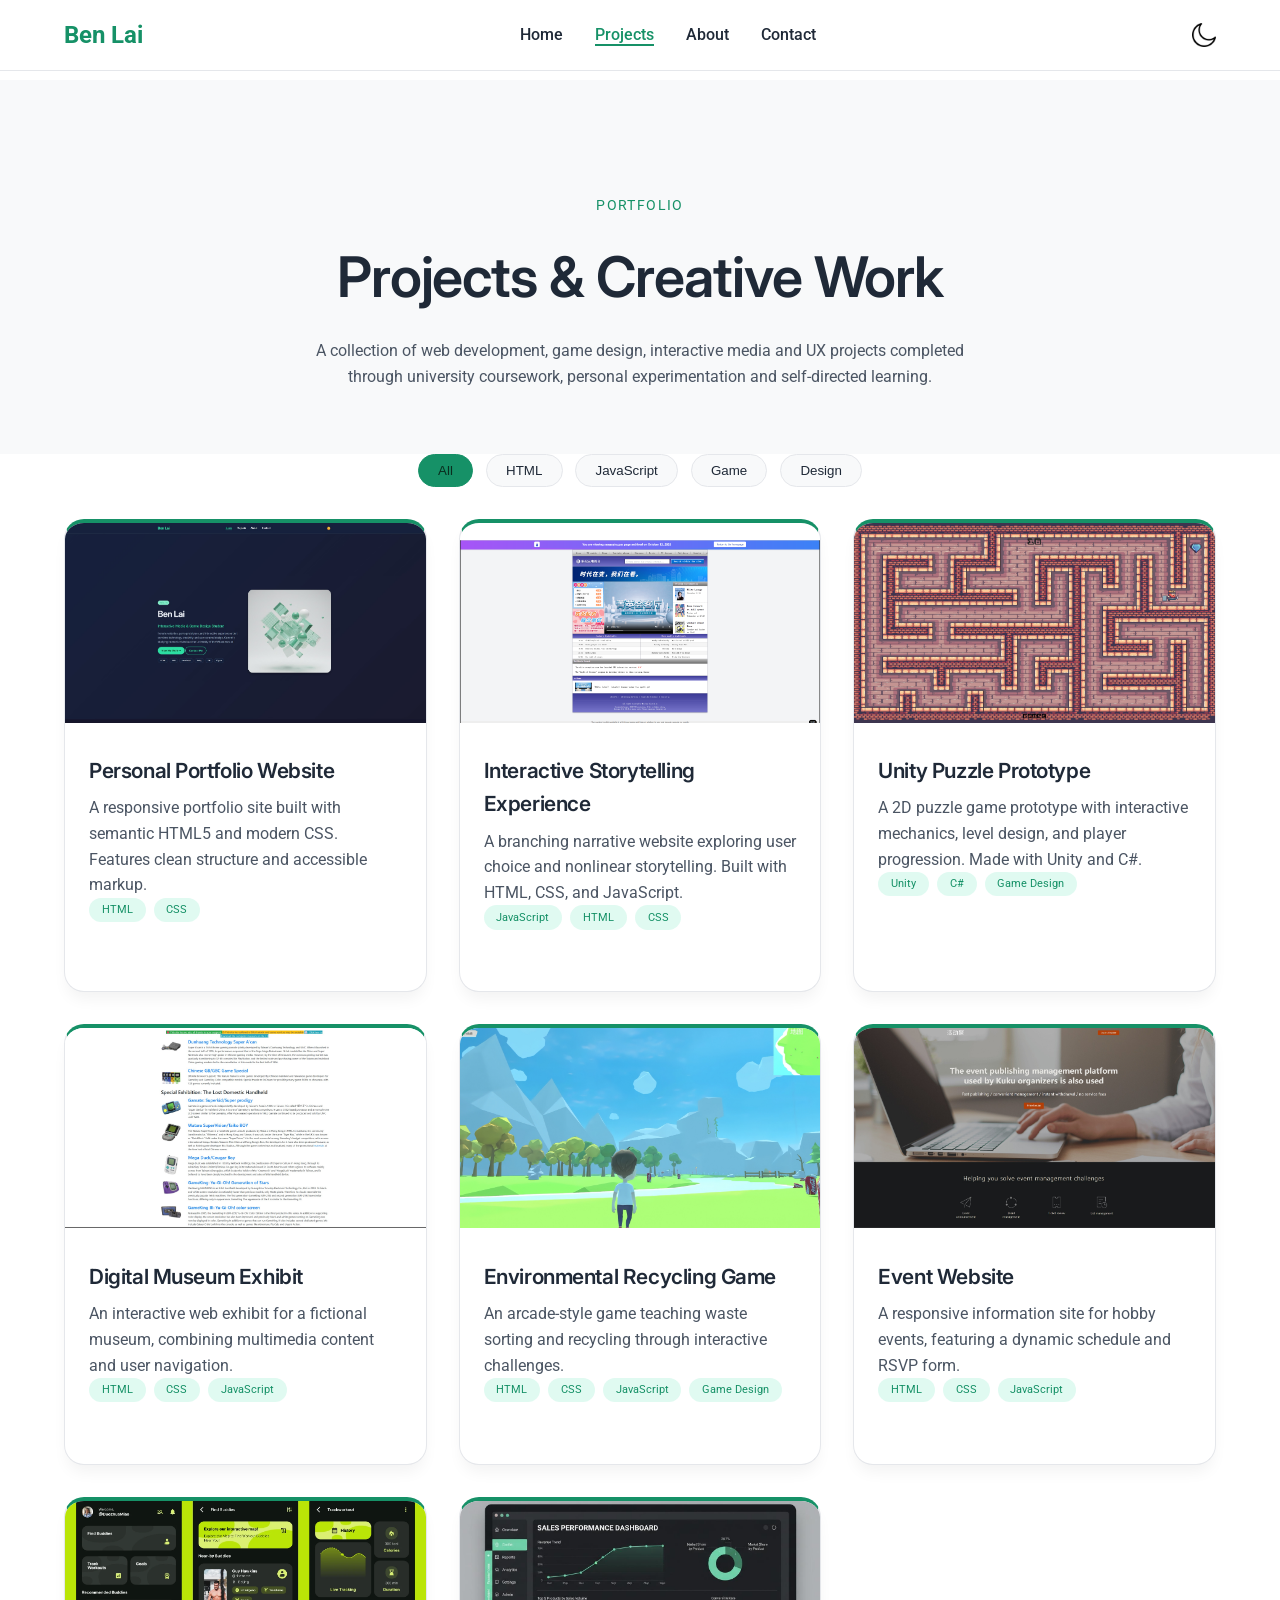
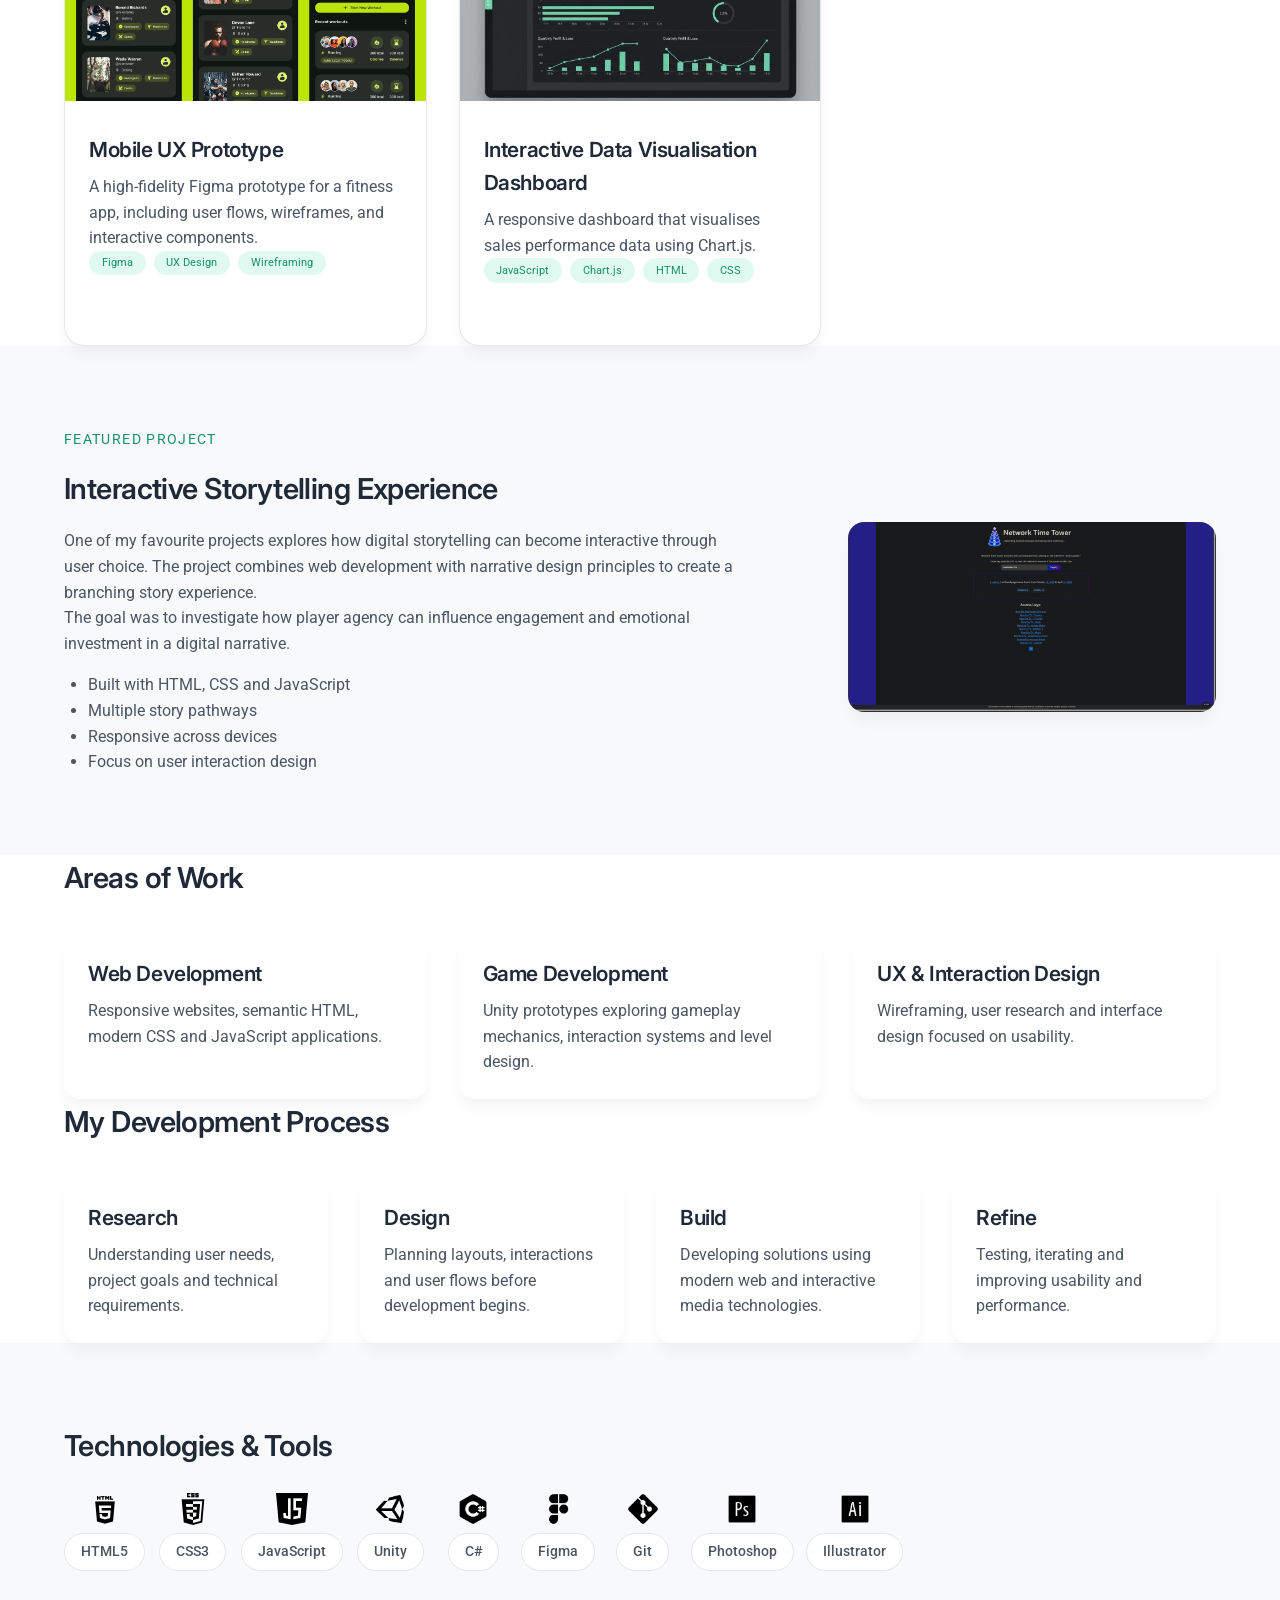
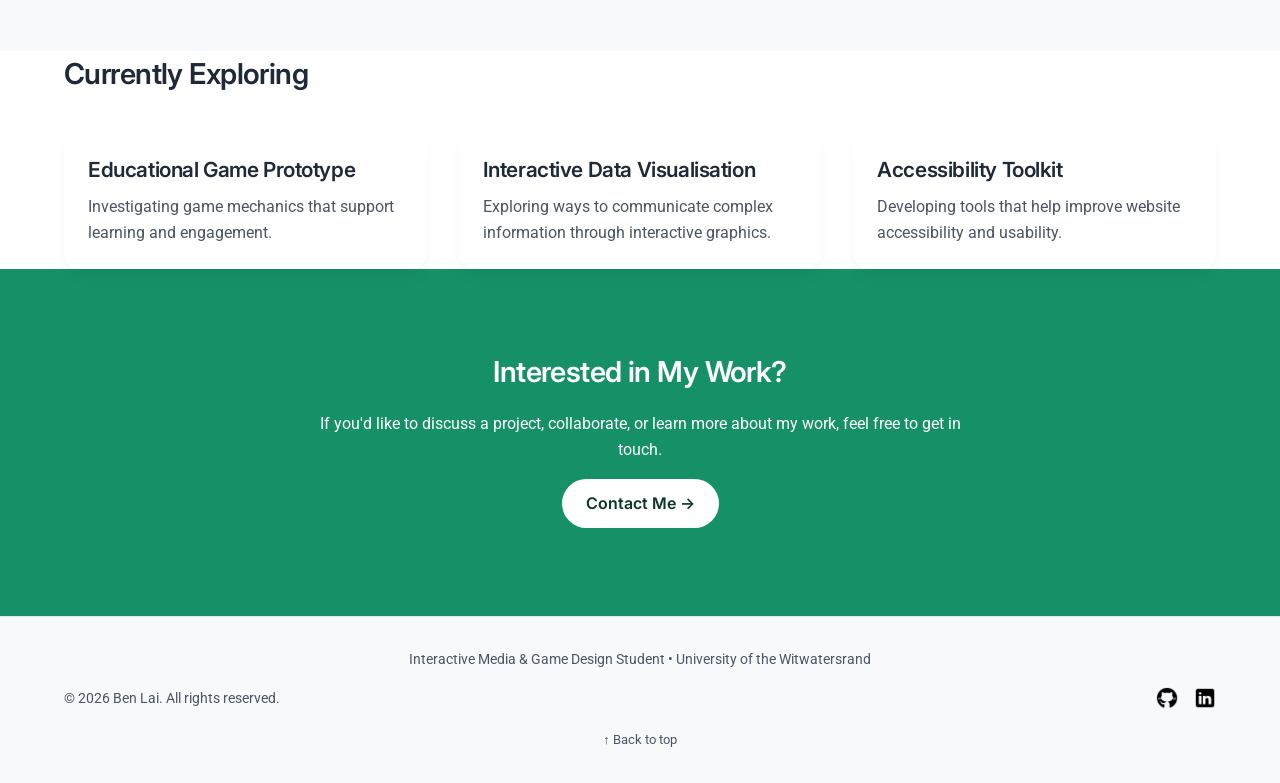
<file: pages/projects.html>
<!doctype html>
<html lang="en">
  <head>
    <meta charset="UTF-8" />
    <meta name="viewport" content="width=device-width, initial-scale=1.0" />
    <meta
      name="description"
      content="Ben Lai's projects – web development, game design, interactive media, and UX work from my studies and personal exploration."
    />
    <title>Ben Lai | Projects</title>
    <link
      href="https://fonts.googleapis.com/css2?family=Inter:opsz,wght@14..32,300..700&family=Roboto:wght@300;400;500;700&display=swap"
      rel="stylesheet"
    />
    <link rel="stylesheet" href="../css/style.css" />
  </head>
  <body>
    <!-- This empty div will be filled with the navigation bar by JavaScript -->
    <div id="nav-placeholder"></div>

    <main>
      <!-- PAGE HEADER  -->
      <section class="page-header">
        <div class="container">
          <span class="section-label">Portfolio</span>
          <h1>Projects & Creative Work</h1>
          <p>
            A collection of web development, game design, interactive media and
            UX projects completed through university coursework, personal
            experimentation and self‑directed learning.
          </p>
        </div>
      </section>

      <!-- FILTER SECTION – dynamic filter buttons and project grid (both filled by JavaScript) -->
      <section class="filter-section">
        <div class="container">
          <!-- Empty div: script.js will insert category buttons here -->
          <div class="filter-buttons" id="filter-buttons"></div>
          <!-- Empty grid: script.js will render project cards here -->
          <div class="project-grid" id="projects-grid"></div>
        </div>
      </section>

      <!-- FEATURED PROJECT -->
      <section class="featured-project">
        <div class="container">
          <span class="section-label">Featured Project</span>
          <div class="featured-content">
            <div class="featured-text">
              <h2>Interactive Storytelling Experience</h2>
              <p>
                One of my favourite projects explores how digital storytelling
                can become interactive through user choice. The project combines
                web development with narrative design principles to create a
                branching story experience.
              </p>
              <p>
                The goal was to investigate how player agency can influence
                engagement and emotional investment in a digital narrative.
              </p>
              <ul>
                <li>Built with HTML, CSS and JavaScript</li>
                <li>Multiple story pathways</li>
                <li>Responsive across devices</li>
                <li>Focus on user interaction design</li>
              </ul>
            </div>
            <div class="featured-image">
              <img
                src="../assets/images/project-featured.jpg"
                alt="Interactive storytelling project preview"
              />
            </div>
          </div>
        </div>
      </section>

      <!-- PROJECT CATEGORIES  -->
      <section class="project-categories">
        <div class="container">
          <h2>Areas of Work</h2>
          <div class="categories-grid">
            <article>
              <h3>Web Development</h3>
              <p>
                Responsive websites, semantic HTML, modern CSS and JavaScript
                applications.
              </p>
            </article>
            <article>
              <h3>Game Development</h3>
              <p>
                Unity prototypes exploring gameplay mechanics, interaction
                systems and level design.
              </p>
            </article>
            <article>
              <h3>UX & Interaction Design</h3>
              <p>
                Wireframing, user research and interface design focused on
                usability.
              </p>
            </article>
          </div>
        </div>
      </section>

      <!-- DEVELOPMENT PROCESS  -->
      <section class="development-process">
        <div class="container">
          <h2>My Development Process</h2>
          <div class="process-grid">
            <article>
              <h3>Research</h3>
              <p>
                Understanding user needs, project goals and technical
                requirements.
              </p>
            </article>
            <article>
              <h3>Design</h3>
              <p>
                Planning layouts, interactions and user flows before development
                begins.
              </p>
            </article>
            <article>
              <h3>Build</h3>
              <p>
                Developing solutions using modern web and interactive media
                technologies.
              </p>
            </article>
            <article>
              <h3>Refine</h3>
              <p>Testing, iterating and improving usability and performance.</p>
            </article>
          </div>
        </div>
      </section>

      <!-- TECHNOLOGIES & TOOLS  -->
      <section class="technologies">
        <div class="container">
          <h2>Technologies & Tools</h2>
          <div class="tech-list">
            <div class="tech-item">
              <img
                src="../assets/icons/html-logo.png"
                alt="HTML5 logo"
                class="tech-logo"
              />
              <span>HTML5</span>
            </div>
            <div class="tech-item">
              <img
                src="../assets/icons/css-logo.png"
                alt="CSS3 logo"
                class="tech-logo"
              />
              <span>CSS3</span>
            </div>
            <div class="tech-item">
              <img
                src="../assets/icons/js-logo.png"
                alt="JavaScript logo"
                class="tech-logo"
              />
              <span>JavaScript</span>
            </div>
            <div class="tech-item">
              <img
                src="../assets/icons/unity-logo.png"
                alt="Unity logo"
                class="tech-logo"
              />
              <span>Unity</span>
            </div>
            <div class="tech-item">
              <img
                src="../assets/icons/csharp-logo.png"
                alt="C# logo"
                class="tech-logo"
              />
              <span>C#</span>
            </div>
            <div class="tech-item">
              <img
                src="../assets/icons/figma-logo.png"
                alt="Figma logo"
                class="tech-logo"
              />
              <span>Figma</span>
            </div>
            <div class="tech-item">
              <img
                src="../assets/icons/git-logo.png"
                alt="Git logo"
                class="tech-logo"
              />
              <span>Git</span>
            </div>
            <div class="tech-item">
              <img
                src="../assets/icons/photoshop-logo.png"
                alt="Adobe Photoshop logo"
                class="tech-logo"
              />
              <span>Photoshop</span>
            </div>
            <div class="tech-item">
              <img
                src="../assets/icons/illustrator-logo.png"
                alt="Adobe Illustrator logo"
                class="tech-logo"
              />
              <span>Illustrator</span>
            </div>
          </div>
        </div>
      </section>

      <!-- FUTURE / CURRENTLY EXPLORING  -->
      <section class="future-projects">
        <div class="container">
          <h2>Currently Exploring</h2>
          <div class="future-grid">
            <article>
              <h3>Educational Game Prototype</h3>
              <p>
                Investigating game mechanics that support learning and
                engagement.
              </p>
            </article>
            <article>
              <h3>Interactive Data Visualisation</h3>
              <p>
                Exploring ways to communicate complex information through
                interactive graphics.
              </p>
            </article>
            <article>
              <h3>Accessibility Toolkit</h3>
              <p>
                Developing tools that help improve website accessibility and
                usability.
              </p>
            </article>
          </div>
        </div>
      </section>

      <!-- CALL TO ACTION  -->
      <section class="projects-cta">
        <div class="container">
          <h2>Interested in My Work?</h2>
          <p>
            If you'd like to discuss a project, collaborate, or learn more about
            my work, feel free to get in touch.
          </p>
          <a href="contact.html" class="btn btn-primary">Contact Me →</a>
        </div>
      </section>
    </main>

    <!-- FOOTER  -->
    <footer>
      <div class="container">
        <div class="footer-info">
          Interactive Media & Game Design Student • University of the
          Witwatersrand
        </div>

        <div class="footer-row">
          <div class="footer-copyright">
            © 2026 Ben Lai. All rights reserved.
          </div>
          <div class="footer-social">
            <a
              href="https://github.com/Skyxiao68"
              target="_blank"
              rel="noopener noreferrer"
              aria-label="GitHub"
            >
              <img
                src="../assets/icons/github-icon.png"
                alt="GitHub"
                class="social-icon-img"
              />
            </a>
            <a
              href="https://www.linkedin.com/in/ben-lai-390309206/"
              target="_blank"
              rel="noopener noreferrer"
              aria-label="LinkedIn"
            >
              <img
                src="../assets/icons/linkedin-icon.png"
                alt="LinkedIn"
                class="social-icon-img"
              />
            </a>
          </div>
        </div>

        <div class="footer-back">
          <a href="#" class="back-to-top">↑ Back to top</a>
        </div>
      </div>
    </footer>

    <script src="../js/script.js"></script>
  </body>
</html>
</file>
<file: css/style.css>
/* ---------- RESET & VARIABLES ---------- */
* {
  margin: 0;
  padding: 0;
  box-sizing: border-box;
}

:root {
  --bg-body: #ffffff;
  --bg-surface: #f8f9fa;
  --bg-card: #ffffff;
  --text-primary: #1f2937;
  --text-secondary: #4b5563;
  --border: #e5e7eb;
  --primary: #169167;
  --primary-dark: #093828;
  --primary-light: #2edfa3;
  --shadow: 0 10px 15px -3px rgba(0, 0, 0, 0.05);
  --font-heading: "Inter", sans-serif;
  --font-body: "Roboto", sans-serif;
  --transition: 0.2s ease;
  --section-space: 6rem;
  --section-space-small: 4rem;
}

[data-theme="dark"] {
  --bg-body: #252d32;
  --bg-surface: #2c333a;
  --bg-card: #252d32;
  --text-primary: #f1f5f9;
  --text-secondary: #bcc6cd;
  --border: #334155;
  --shadow: 0 10px 15px -3px rgba(0, 0, 0, 0.3);
}

body {
  background: var(--bg-body);
  color: var(--text-primary);
  font-family: var(--font-body);
  line-height: 1.6;
  transition: background var(--transition), color var(--transition);
  padding-top: 80px;
}

.container {
  max-width: 1200px;
  margin: 0 auto;
  padding: 0 24px;
}

p {
  max-width: 75ch;
  color: var(--text-secondary);
}

@media (max-width: 768px) {
  .container {
    padding: 0 16px;
  }
  body {
    padding-top: 70px;
  }
}

h1, h2, h3 {
  font-family: var(--font-heading);
  font-weight: 600;
  letter-spacing: -0.02em;
  color: var(--text-primary);
}
h1 {
  font-size: clamp(2rem, 5vw, 3.5rem);
  margin-bottom: 1rem;
}
h2 {
  font-size: 1.8rem;
  margin-bottom: 1rem;
}
h3 {
  font-size: 1.3rem;
  margin-bottom: 0.5rem;
}

a {
  color: var(--primary);
  text-decoration: none;
  transition: color 0.2s;
}
a:hover {
  color: var(--primary-dark);
}

/* Accessibility focus states */
a:focus, button:focus, input:focus, textarea:focus {
  outline: 3px solid var(--primary);
  outline-offset: 2px;
}

/* ---------- NAVIGATION (glass effect) ---------- */
.main-nav {
  position: fixed;
  top: 0;
  left: 0;
  width: 100%;
  background: rgba(255, 255, 255, 0.85);
  backdrop-filter: blur(12px);
  border-bottom: 1px solid var(--border);
  padding: 1rem 0;
  z-index: 1000;
}
[data-theme="dark"] .main-nav {
  background: #252d32;
}

.nav-container {
  display: flex;
  justify-content: space-between;
  align-items: center;
  flex-wrap: wrap;
  gap: 1rem;
}
.logo a {
  font-size: 1.5rem;
  font-weight: 700;
  color: var(--primary);
}
.nav-links {
  display: flex;
  gap: 2rem;
  list-style: none;
}
.nav-links a {
  font-weight: 500;
  color: var(--text-primary);
}
.nav-links a.active {
  color: var(--primary);
  border-bottom: 2px solid var(--primary);
}

/* ---------- BUTTONS ---------- */
.btn, .btn-primary, .btn-secondary, .btn-outline {
  position: relative;
  overflow: hidden;
  display: inline-block;
  padding: 12px 24px;
  border-radius: 40px;
  font-weight: 600;
  transition: all 0.3s ease;
  cursor: pointer;
  border: none;
  font-family: var(--font-heading);
}
.btn-primary {
  background: var(--primary);
  color: #0a2e1f;
}
.btn-primary:hover:not(:disabled) {
  background: var(--primary-dark);
  transform: translateY(-3px);
  box-shadow: 0 12px 24px rgba(46, 223, 163, 0.3);
}
.btn-secondary {
  background: transparent;
  border: 2px solid var(--primary);
  color: var(--primary);
}
.btn-secondary:hover {
  background: var(--primary);
  color: white;
  transform: translateY(-2px);
}
.btn-outline {
  border: 1px solid var(--border);
  background: transparent;
  color: var(--text-primary);
}
.btn-light {
  background: white;
  color: var(--primary);
}

/* ---------- HERO SECTION ---------- */
.hero {
  min-height: 90vh;
  display: flex;
  align-items: center;
  background: linear-gradient(135deg, var(--bg-surface) 0%, var(--bg-body) 100%);
  position: relative;
}
.hero .container {
  display: flex;
  flex-wrap: wrap;
  gap: 3rem;
  align-items: center;
}
.hero-content {
  flex: 1;
}
.hero-image {
  flex: 1;
  text-align: center;
}
.hero-image img {
  max-width: 100%;
  border-radius: 2rem;
  box-shadow: 0 25px 50px rgba(0, 0, 0, 0.15);
  transition: transform 0.4s ease;
}
.hero-image img:hover {
  transform: scale(1.03);
}
.hero-badge {
  display: inline-block;
  background: var(--primary-light);
  color: var(--primary-dark);
  padding: 4px 12px;
  border-radius: 40px;
  font-size: 0.8rem;
  margin-bottom: 1rem;
}
.hero-subtitle {
  font-size: 1.5rem;
  color: var(--primary);
  margin-bottom: 1rem;
}
.hero-description {
  font-size: 1.1rem;
  margin: 1rem 0;
  color: var(--text-secondary);
}
.scroll-indicator {
  position: absolute;
  bottom: 2rem;
  left: 50%;
  transform: translateX(-50%);
  animation: bounce 1.5s infinite;
  color: var(--text-secondary);
  font-size: 1.5rem;
}
@keyframes bounce {
  0%, 100% { transform: translateX(-50%) translateY(0); }
  50% { transform: translateX(-50%) translateY(10px); }
}

/* ---------- TECH STACK WITH LOGOS (Home & Projects) ---------- */
.tech-stack {
  display: flex;
  flex-wrap: wrap;
  justify-content: center;
  gap: 1.5rem;
  margin-top: 1.5rem;
}
.tech-item {
  display: flex;
  flex-direction: column;
  align-items: center;
  gap: 0.5rem;
  min-width: 70px;
}
.tech-logo {
  width: 32px;
  height: 32px;
  object-fit: contain;
  transition: transform 0.2s ease;
}
.tech-logo:hover {
  transform: translateY(-3px);
}
.tech-item span {
  font-size: 0.8rem;
  font-weight: 500;
  color: var(--text-secondary);
}
[data-theme="dark"] .tech-logo {
  filter: invert(1);
}

/* ---------- SKILLS & CARDS ---------- */
.skills, .featured, .skills-detail, .timeline, .contact-section,
.contact-intro, .availability, .faq, .about-cta, .projects-cta, .beyond-code {
  padding: var(--section-space) 0;
}
.skills-grid {
  display: grid;
  grid-template-columns: repeat(auto-fit, minmax(280px, 1fr));
  gap: 2rem;
  margin-top: 2rem;
}
.skill-card {
  background: var(--bg-card);
  padding: 2rem;
  border-radius: 1rem;
  border-top: 4px solid var(--primary);
  box-shadow: var(--shadow);
  transition: all 0.3s ease;
}
.skill-card:hover {
  transform: translateY(-8px);
  box-shadow: 0 20px 35px rgba(0, 0, 0, 0.08);
}
.skill-icon-img {
  width: 48px;
  height: 48px;
  object-fit: contain;
  margin-bottom: 1rem;
  display: block;
  margin-left: auto;
  margin-right: auto;
  transition: transform 0.2s ease;
}
.skill-icon-img:hover {
  transform: scale(1.05);
}
[data-theme="dark"] .skill-icon-img {
  filter: invert(1);
}

/* ---------- PROJECT GRID ---------- */
.project-grid {
  display: grid;
  grid-template-columns: repeat(auto-fill, minmax(300px, 1fr));
  gap: 2rem;
  margin-top: 2rem;
}
.project-card {
  background: var(--bg-card);
  border-radius: 1.25rem;
  overflow: hidden;
  box-shadow: var(--shadow);
  border: 1px solid var(--border);
  border-top: 4px solid var(--primary);
  transition: all 0.3s ease;
}
.project-card:hover {
  transform: translateY(-10px);
  box-shadow: 0 20px 40px rgba(0, 0, 0, 0.12);
}
.project-card img {
  width: 100%;
  height: 200px;
  object-fit: cover;
}
.project-card .content {
  padding: 1.5rem;
  display: flex;
  flex-direction: column;
  height: 100%;
}
.tech-tags {
  display: flex;
  flex-wrap: wrap;
  gap: 0.5rem;
  margin-bottom: 1rem;
}
.tech-tag {
  background: rgba(46, 223, 163, 0.15);
  padding: 0.2rem 0.8rem;
  border-radius: 30px;
  font-size: 0.7rem;
  color: var(--primary);
}
.project-links {
  display: flex;
  gap: 1rem;
  margin-top: auto;
}
.project-links a {
  font-size: 0.85rem;
  font-weight: 500;
}

/* ---------- FILTER BUTTONS ---------- */
.filter-buttons {
  display: flex;
  justify-content: center;
  flex-wrap: wrap;
  gap: 0.8rem;
  margin-bottom: 2rem;
}
.filter-btn {
  background: var(--bg-surface);
  border: 1px solid var(--border);
  padding: 0.5rem 1.2rem;
  border-radius: 40px;
  cursor: pointer;
  font-weight: 500;
  color: var(--text-primary);
}
.filter-btn.active {
  background: var(--primary);
  color: #0a2e1f;
  border-color: var(--primary);
}

/* ---------- PAGE HEADERS ---------- */
.page-header {
  padding: 7rem 0 4rem;
  text-align: center;
  background: var(--bg-surface);
}
.page-header p {
  margin: 0 auto;
  color: var(--text-secondary);
}
.section-header {
  display: flex;
  justify-content: space-between;
  align-items: center;
  margin-bottom: 2rem;
}
.section-header h2 {
  margin-bottom: 0;
}
.section-label {
  display: inline-block;
  font-size: 0.85rem;
  text-transform: uppercase;
  letter-spacing: 0.1em;
  color: var(--primary);
  margin-bottom: 1rem;
}

/* ---------- ABOUT PAGE ---------- */
.about-hero {
  padding: 4rem 0;
}
.about-grid {
  display: flex;
  flex-wrap: wrap;
  gap: 3rem;
  align-items: center;
}
.about-image {
  flex: 1;
  text-align: center;
}
.about-image img {
  max-width: 280px;
  border-radius: 1rem;
  box-shadow: var(--shadow);
}
.about-text {
  flex: 2;
  max-width: 700px;
}
.about-tagline {
  font-size: 1.2rem;
  color: var(--primary);
  margin-bottom: 1rem;
}
.location {
  display: inline-flex;
  align-items: center;
  gap: 0.5rem;
  margin-top: 1rem;
  background: var(--bg-surface);
  padding: 0.3rem 1rem;
  border-radius: 30px;
}
.location-icon {
  width: 18px;
  height: 18px;
  object-fit: contain;
}
[data-theme="dark"] .location-icon {
  filter: invert(1);
}

.timeline-vertical {
  position: relative;
  margin-top: 2rem;
  padding-left: 2rem;
}
.timeline-vertical::before {
  content: "";
  position: absolute;
  left: 8px;
  top: 0;
  bottom: 0;
  width: 2px;
  background: var(--primary);
}
.timeline-item {
  margin-bottom: 2rem;
  position: relative;
  padding-bottom: 1rem;
}
.timeline-item::before {
  content: "";
  position: absolute;
  left: -2rem;
  top: 0.5rem;
  width: 12px;
  height: 12px;
  border-radius: 50%;
  background: var(--primary);
  border: 2px solid var(--bg-body);
}
.timeline-year {
  font-weight: 700;
  color: var(--primary);
  display: inline-block;
  margin-bottom: 0.25rem;
}
.timeline-item h3 {
  margin-bottom: 0.25rem;
}

/* ---------- CONTACT PAGE ---------- */
.contact-grid {
  display: grid;
  grid-template-columns: 1fr 0.8fr;
  gap: 3rem;
}
.form-group {
  margin-bottom: 1.2rem;
}
label {
  display: block;
  margin-bottom: 0.4rem;
  font-weight: 500;
}
input, textarea {
  width: 100%;
  padding: 0.75rem;
  background: var(--bg-surface);
  border: 1px solid var(--border);
  border-radius: 0.5rem;
  color: var(--text-primary);
}
.error-message {
  color: #e5484d;
  font-size: 0.75rem;
  margin-top: 0.25rem;
}
.form-feedback {
  margin-top: 1rem;
  font-weight: 500;
}
.info-item {
  display: flex;
  gap: 1rem;
  margin-bottom: 1.5rem;
}
.info-icon {
  display: flex;
  align-items: center;
  justify-content: center;
  min-width: 40px;
}
.contact-icon {
  width: 28px;
  height: 28px;
  object-fit: contain;
  transition: transform 0.2s ease;
}
.contact-icon:hover {
  transform: scale(1.05);
}
[data-theme="dark"] .contact-icon {
  filter: invert(1);
}
.social-links {
  margin-top: 2rem;
}
.social-links a {
  display: inline-block;
  margin-right: 1rem;
  font-weight: 500;
}

/* ---------- CTA SECTIONS ---------- */
.cta, .about-cta, .projects-cta, .contact-cta {
  background: var(--primary);
  text-align: center;
  padding: 5rem 0;
}
.cta h2, .cta p, .about-cta h2, .about-cta p,
.projects-cta h2, .projects-cta p, .contact-cta h2, .contact-cta p {
  color: white;
}
.cta p, .about-cta p, .projects-cta p, .contact-cta p {
  margin-left: auto;
  margin-right: auto;
  text-align: center;
}
.cta .btn-light, .about-cta .btn-primary,
.projects-cta .btn-primary, .contact-cta .btn-primary {
  background: white;
  color: var(--primary-dark);
  margin-top: 1rem;
}
.cta .btn-light:hover, .about-cta .btn-primary:hover,
.projects-cta .btn-primary:hover, .contact-cta .btn-primary:hover {
  transform: translateY(-2px);
}

/* ---------- FOOTER ---------- */
footer {
  background: var(--bg-surface);
  border-top: 1px solid var(--border);
  padding: 2rem 0;
}
.footer-row {
  display: flex;
  justify-content: space-between;
  align-items: center;
  flex-wrap: wrap;
  gap: 1rem;
  margin-bottom: 1rem;
}
.footer-copyright {
  font-size: 0.9rem;
  color: var(--text-secondary);
}
.footer-social {
  display: flex;
  gap: 1rem;
  align-items: center;
}
.social-icon-img {
  width: 22px;
  height: 22px;
  display: block;
  transition: transform 0.2s ease, opacity 0.2s ease;
  filter: brightness(0.4);
}
.social-icon-img:hover {
  transform: translateY(-2px);
  opacity: 0.8;
}
[data-theme="dark"] .social-icon-img {
  filter: invert(1);
}
.footer-info {
  text-align: center;
  font-size: 0.85rem;
  color: var(--text-secondary);
  margin-bottom: 1rem;
}
.footer-back {
  text-align: center;
}
.back-to-top {
  font-size: 0.8rem;
  color: var(--text-secondary);
}
.back-to-top:hover {
  color: var(--primary);
}

/* Mobile footer rearrangement */
@media (max-width: 423px) {
  footer .container {
    display: flex;
    flex-direction: column;
    gap: 1rem;
    text-align: center;
  }
  .footer-info { order: 1; margin-bottom: 0; }
  .footer-row { order: 2; flex-direction: column; gap: 0.5rem; justify-content: center; }
  .footer-row .footer-social { order: 1; }
  .footer-row .footer-copyright { order: 2; }
  .footer-back { order: 3; }
  .footer-social a { margin: 0 0.75rem; }
}

/* ---------- THEME TOGGLE BUTTON  ---------- */
.theme-toggle {
  background: none;
  border: none;
  cursor: pointer;
  padding: 0;
  display: inline-flex;
  align-items: center;
  justify-content: center;
}
.theme-icon {
  width: 24px;
  height: 24px;
  display: block;
  transition: transform 0.2s ease;
}
.theme-icon:hover {
  transform: scale(1.1);
}
[data-theme="dark"] .theme-icon {
  filter: invert(1);
}

/* ---------- FLOATING BACK TO TOP BUTTON ---------- */
.scroll-top-btn {
  position: fixed;
  bottom: 2rem;
  right: 2rem;
  width: 50px;
  height: 50px;
  border-radius: 50%;
  background-color: var(--primary);
  color: white;
  border: none;
  font-size: 1.8rem;
  font-weight: bold;
  cursor: pointer;
  display: flex;
  align-items: center;
  justify-content: center;
  box-shadow: 0 4px 12px rgba(0, 0, 0, 0.2);
  transition: all 0.3s ease;
  z-index: 1100;
  opacity: 0.9;
}
.scroll-top-btn:hover {
  background-color: var(--primary-dark);
  transform: translateY(-4px);
  opacity: 1;
}
@media (max-width: 768px) {
  .scroll-top-btn {
    width: 44px;
    height: 44px;
    font-size: 1.5rem;
    bottom: 1.5rem;
    right: 1.5rem;
  }
}

/* ---------- ADDITIONAL SECTION PATTERNS  ---------- */
.about-preview, .current-focus, .academic-projects, .philosophy,
.creative-interests, .currently-learning, .approach, .career-goals,
.beyond-code, .contact-intro, .availability, .faq {
  padding: var(--section-space) 0;
}
.about-preview, .creative-interests, .contact-intro, .faq, .current-focus {
  background: var(--bg-surface);
}

.focus-grid, .project-highlights, .interest-grid, .interests-grid,
.categories-grid, .process-grid, .future-grid {
  display: grid;
  grid-template-columns: repeat(auto-fit, minmax(240px, 1fr));
  gap: 2rem;
  margin-top: 2rem;
}
.focus-grid article, .project-highlights article, .interest-grid article,
.interests-grid article, .categories-grid article, .process-grid article,
.future-grid article {
  background: var(--bg-card);
  padding: 1.5rem;
  border-radius: 1rem;
  box-shadow: var(--shadow);
  transition: all 0.3s ease;
}
.focus-grid article:hover, .project-highlights article:hover,
.interest-grid article:hover, .interests-grid article:hover,
.categories-grid article:hover, .process-grid article:hover,
.future-grid article:hover {
  transform: translateY(-4px);
}

.featured-project {
  padding: 5rem 0;
  background: var(--bg-surface);
}
.featured-content {
  display: flex;
  flex-wrap: wrap;
  gap: 3rem;
  align-items: center;
}
.featured-text {
  flex: 2;
}
.featured-text ul {
  margin-top: 1rem;
  list-style: disc;
  padding-left: 1.5rem;
  color: var(--text-secondary);
}
.featured-image {
  flex: 1;
}
.featured-image img {
  width: 100%;
  border-radius: 1rem;
  box-shadow: var(--shadow);
}

.technologies {
  padding: 5rem 0;
  background: var(--bg-surface);
}
.tech-list {
  display: flex;
  flex-wrap: wrap;
  gap: 0.8rem;
  margin-top: 1.5rem;
}
.tech-list span {
  background: var(--bg-card);
  border: 1px solid var(--border);
  padding: 0.4rem 1rem;
  border-radius: 40px;
  font-size: 0.9rem;
  transition: all 0.2s;
}
.tech-list span:hover {
  border-color: var(--primary);
  color: var(--primary);
}

.faq details {
  background: var(--bg-card);
  border: 1px solid var(--border);
  border-radius: 0.75rem;
  padding: 1rem;
  margin-bottom: 1rem;
}
.faq summary {
  font-weight: 600;
  cursor: pointer;
  color: var(--text-primary);
}
.faq p {
  margin-top: 0.75rem;
  padding-left: 1rem;
}

/* ---------- MOBILE MENU  ---------- */
.hamburger {
  display: none;
  flex-direction: column;
  justify-content: space-around;
  width: 30px;
  height: 24px;
  background: transparent;
  border: none;
  cursor: pointer;
  padding: 0;
  z-index: 1100;
}
.hamburger-line {
  width: 100%;
  height: 2px;
  background: var(--text-primary);
  transition: all 0.3s ease;
}
.nav-actions {
  display: flex;
  align-items: center;
  gap: 1rem;
}
.desktop-nav {
  display: flex;
}
.mobile-menu {
  position: fixed;
  top: 0;
  right: -100%;
  width: 80%;
  max-width: 300px;
  height: auto;
  min-height: 100%;
  background: var(--bg-card);
  box-shadow: -5px 0 20px rgba(0, 0, 0, 0.1);
  z-index: 1050;
  transition: right 0.3s ease;
  padding: 5rem 2rem 2rem;
  overflow-y: visible;
  display: flex;
  flex-direction: column;
  justify-content: flex-start;
}
.mobile-menu.open {
  right: 0;
}
.mobile-nav-links {
  list-style: none;
  display: flex;
  flex-direction: column;
  gap: 1.5rem;
  margin: 0;
  padding: 0;
}
.mobile-nav-links a {
  font-size: 1.2rem;
  font-weight: 500;
  color: var(--text-primary);
  display: block;
  padding: 0.5rem 0;
}
.mobile-nav-links a.active {
  color: var(--primary);
}
body.menu-open {
  overflow: hidden;
}
@media (max-width: 768px) {
  .desktop-nav {
    display: none;
  }
  .hamburger {
    display: flex;
  }
}
@media (max-width: 480px) {
  .mobile-menu {
    width: 85%;
    padding: 4rem 1.5rem 1.5rem;
  }
  .mobile-nav-links {
    gap: 1.2rem;
  }
}

/* ---------- RESPONSIVE (global) ---------- */
@media (max-width: 768px) {
  .skills-grid, .focus-grid, .project-highlights, .interest-grid,
  .interests-grid, .categories-grid, .process-grid, .future-grid {
    grid-template-columns: 1fr;
  }
  .contact-grid {
    grid-template-columns: 1fr;
  }
  .nav-links {
    gap: 1rem;
    flex-wrap: wrap;
    justify-content: center;
  }
  .section-header {
    flex-direction: column;
    text-align: center;
  }
  .view-all {
    display: none;
  }
  .mobile-view-all {
    display: block;
    text-align: center;
    margin-top: 2rem;
  }
  .featured-content {
    flex-direction: column;
  }
  .skills, .featured, .skills-detail, .timeline, .contact-section,
  .contact-intro, .availability, .faq, .about-cta, .projects-cta, .beyond-code {
    padding: var(--section-space-small) 0;
  }
  .page-header {
    padding: 5rem 0 2rem;
  }
  .about-hero {
    padding: 2rem 0;
  }
  .about-grid {
    flex-direction: column;
    text-align: center;
    gap: 1.5rem;
  }
  .about-image {
    order: 1;
  }
  .about-image img {
    max-width: 180px;
    width: 70%;
    margin: 0 auto;
  }
  .about-text {
    order: 2;
    max-width: 100%;
  }
  .about-text h1 {
    font-size: 1.8rem;
    margin-bottom: 0.5rem;
  }
  .about-tagline {
    font-size: 1rem;
    margin-bottom: 0.75rem;
  }
  .about-text p {
    font-size: 0.9rem;
    line-height: 1.5;
    margin-bottom: 0.75rem;
  }
  .location {
    display: inline-flex;
    margin-top: 0.5rem;
    font-size: 0.85rem;
  }
  /* Mobile hero specific */
  .hero {
    min-height: auto;
    padding: 6rem 0 4rem;
  }
  .hero .container {
    flex-direction: column;
    text-align: center;
    gap: 2rem;
  }
  .hero-content {
    order: 2;
  }
  .hero-image {
    order: 1;
    margin-bottom: 1rem;
  }
  .hero-image img {
    max-width: 80%;
    margin: 0 auto;
  }
  .hero-badge {
    font-size: 0.75rem;
  }
  h1 {
    font-size: 2rem;
  }
  .hero-subtitle {
    font-size: 1.2rem;
  }
  .hero-description {
    font-size: 1rem;
    margin: 1rem 0;
  }
  .hero-buttons {
    display: flex;
    flex-direction: column;
    gap: 0.8rem;
    align-items: center;
  }
  .hero-buttons .btn {
    width: 80%;
    text-align: center;
  }
  .tech-stack {
    justify-content: center;
    gap: 1rem;
  }
  .scroll-indicator {
    display: none;
  }
}
@media (min-width: 769px) {
  .mobile-view-all {
    display: none;
  }
}
</file>
